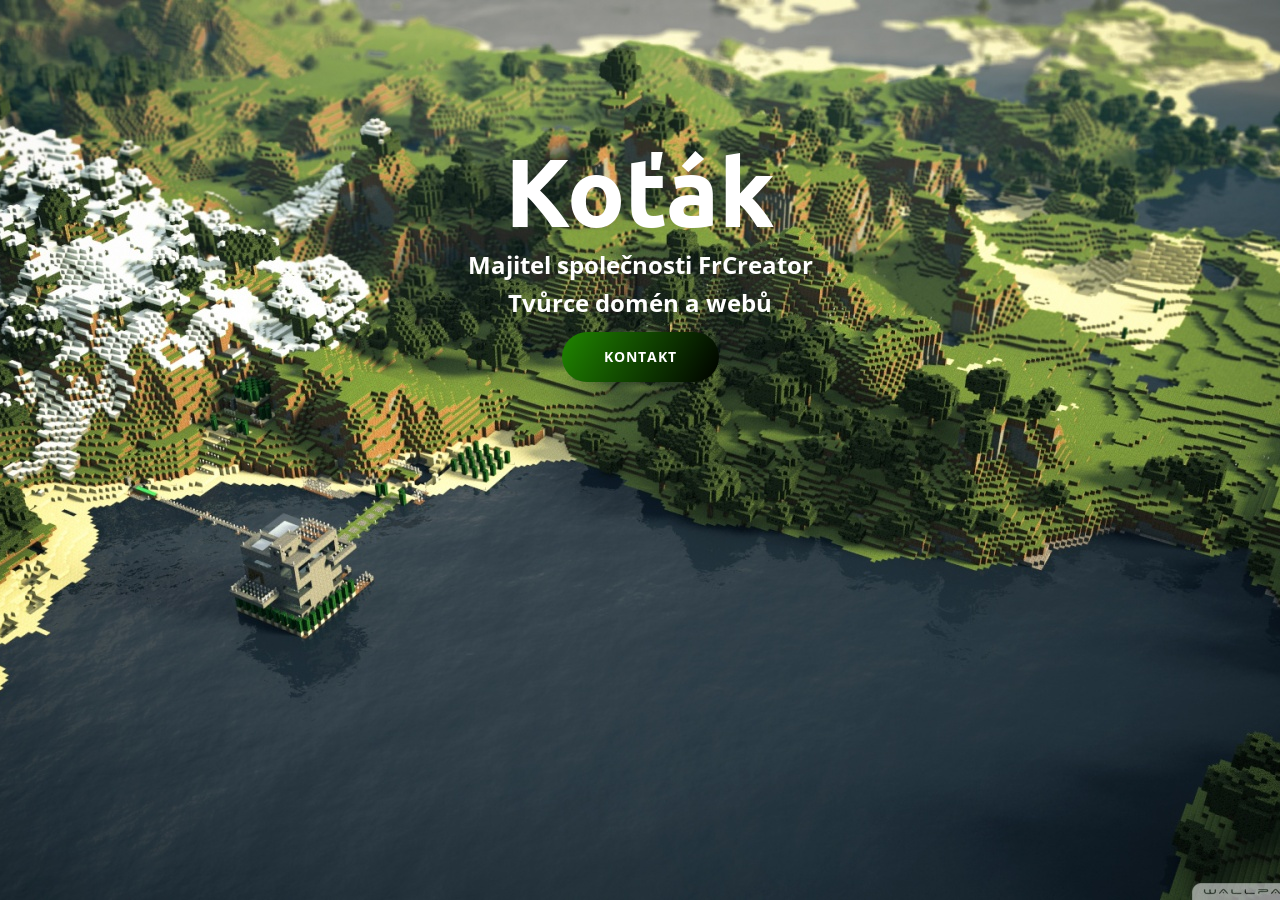
<file: index.html>
<!DOCTYPE html>
<html style="font-size: 16px;" lang="en"><head>
    <meta name="viewport" content="width=device-width, initial-scale=1.0">
    <meta charset="utf-8">
    <meta name="keywords" content="Koťák">
    <meta name="description" content="">
    <title>Home</title>
    <link rel="stylesheet" href="nicepage.css" media="screen">
<link rel="stylesheet" href="index.css" media="screen">
    <script class="u-script" type="text/javascript" src="jquery.js" defer=""></script>
    <script class="u-script" type="text/javascript" src="nicepage.js" defer=""></script>
    <meta name="generator" content="Nicepage 7.9.4, nicepage.com">
    
    
    
    <link id="u-theme-google-font" rel="stylesheet" href="https://fonts.googleapis.com/css?family=Roboto:100,100i,300,300i,400,400i,500,500i,700,700i,900,900i|Open+Sans:300,300i,400,400i,500,500i,600,600i,700,700i,800,800i">
    <link id="u-page-google-font" rel="stylesheet" href="https://fonts.googleapis.com/css?family=Ubuntu:300,300i,400,400i,500,500i,700,700i">
    <script type="application/ld+json">{
		"@context": "http://schema.org",
		"@type": "Organization",
		"name": ""
}</script>
    <meta name="theme-color" content="#478ac9">
    <meta property="og:title" content="Home">
    <meta property="og:type" content="website">
  <meta data-intl-tel-input-cdn-path="intlTelInput/"></head>
  <body data-home-page="Home.html" data-home-page-title="Home" data-path-to-root="./" data-include-products="false" class="u-body u-xl-mode" data-lang="en">
    <section class="u-clearfix u-image u-valign-top-lg u-valign-top-md u-valign-top-sm u-section-1" id="block-1" data-image-width="1600" data-image-height="900">
      <div class="u-align-center u-clearfix u-group-elements u-group-elements-1">
        <h1 class="u-align-center u-custom-font u-font-ubuntu u-text u-text-white u-text-1">Koťák</h1>
        <p class="u-align-center u-text u-text-body-alt-color u-text-2">Majitel společnosti FrCreator </p>
        <p class="u-align-center u-text u-text-body-alt-color u-text-3">Tvůrce domén a webů</p>
      </div>
      <a href="" class="u-border-none u-btn u-btn-round u-button-style u-gradient u-hover-palette-1-light-1 u-none u-radius u-text-body-alt-color u-btn-1">Kontakt </a>
    </section>
  
</body></html>
</file>
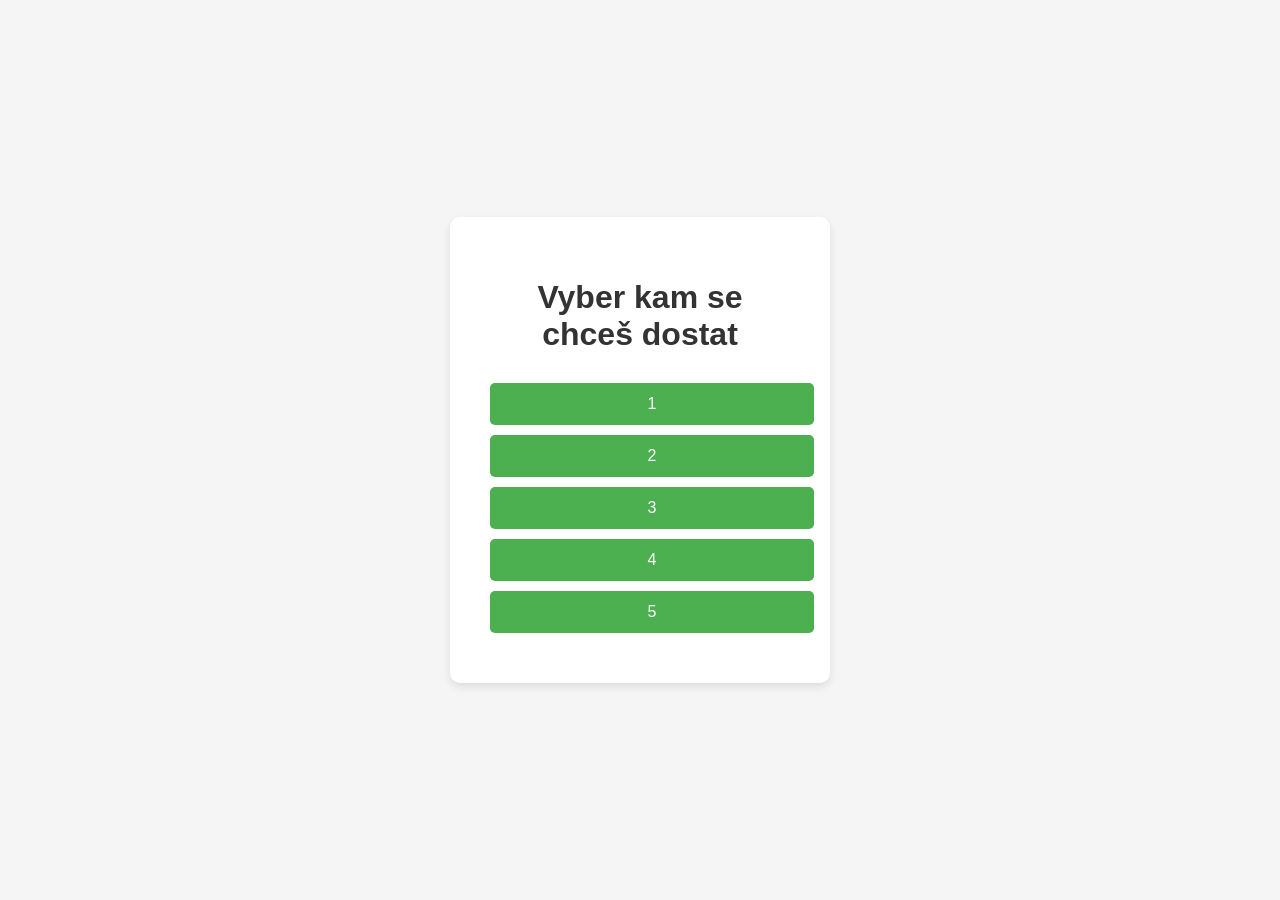
<file: Buttons/index.html>
<!DOCTYPE html>
<html lang="cs">
<head>
    <meta charset="UTF-8">
    <meta name="viewport" content="width=device-width, initial-scale=1.0">
    <title>Koťák</title>
    <style>
        body {
            font-family: Arial, sans-serif;
            background-color: #f5f5f5;
            display: flex;
            flex-direction: column;
            align-items: center;
            justify-content: center;
            height: 100vh;
            margin: 0;
        }
        .container {
            text-align: center;
            background-color: white;
            padding: 40px;
            border-radius: 10px;
            box-shadow: 0 4px 8px rgba(0, 0, 0, 0.1);
            width: 300px;
        }
        h1 {
            color: #333;
            margin-bottom: 30px;
        }
        .button {
            display: block;
            width: 100%;
            padding: 12px;
            margin: 10px 0;
            background-color: #4CAF50;
            color: white;
            border: none;
            border-radius: 5px;
            text-align: center;
            text-decoration: none;
            font-size: 16px;
            cursor: pointer;
            transition: background-color 0.3s;
        }
        .button:hover {
            background-color: #45a049;
        }
        .logout {
            background-color: #f44336;
            margin-top: 20px;
        }
        .logout:hover {
            background-color: #d32f2f;
        }
    </style>
</head>
<body>
    <div class="container">
        <h1>Vyber kam se chceš dostat</h1>
        
        <a href="https://kotak.frcreator.eu/site/1" class="button">1</a>
        <a href="https://kotak.frcreator.eu/site/2" class="button">2</a>
        <a href="https://kotak.frcreator.eu/site/3" class="button">3</a>
        <a href="https://kotak.frcreator.eu/site/4" class="button">4</a>
        <a href="https://kotak.frcreator.eu/site/5" class="button">5</a>
        
    </div>
</body>
</html>
</file>
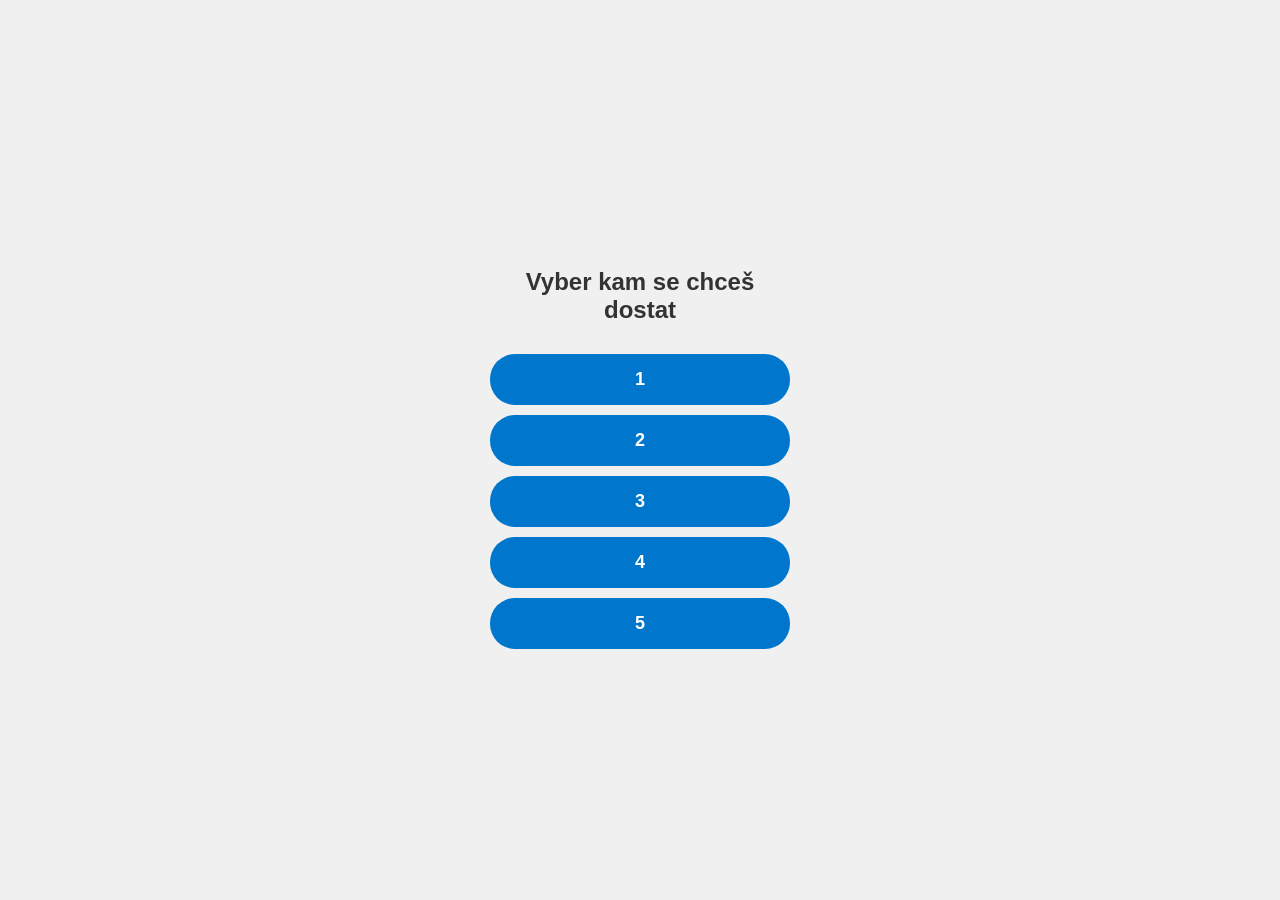
<file: buttons/index.html>
<!DOCTYPE html>
<html lang="cs">
<head>
    <meta charset="UTF-8">
    <meta name="viewport" content="width=device-width, initial-scale=1.0">
    <title>Výběr destinace</title>
    <style>
        body {
            font-family: Arial, sans-serif;
            background-color: #f0f0f0;
            display: flex;
            flex-direction: column;
            align-items: center;
            justify-content: center;
            height: 100vh;
            margin: 0;
            padding: 0;
        }
        .container {
            text-align: center;
            width: 300px;
            padding: 20px;
        }
        h1 {
            color: #333;
            margin-bottom: 30px;
            font-size: 24px;
        }
        .button-container {
            display: flex;
            flex-direction: column;
            gap: 10px;
            width: 100%;
        }
        .button {
            display: block;
            width: 100%;
            padding: 15px 0;
            background-color: #0077cc;
            color: white;
            border: none;
            border-radius: 25px; /* Zakulacení tlačítek */
            text-align: center;
            text-decoration: none;
            font-size: 18px;
            font-weight: bold;
            cursor: pointer;
            transition: background-color 0.3s;
        }
        .button:hover {
            background-color: #005fa3;
        }
    </style>
</head>
<body>
    <div class="container">
        <h1>Vyber kam se chceš dostat</h1>
        
        <div class="button-container">
            <a href="https://kotak.frcreator.eu/site/1" class="button">1</a>
            <a href="https://kotak.frcreator.eu/site/2" class="button">2</a>
            <a href="https://kotak.frcreator.eu/site/3" class="button">3</a>
            <a href="https://kotak.frcreator.eu/site/4" class="button">4</a>
            <a href="https://kotak.frcreator.eu/site/5" class="button">5</a>
        </div>
    </div>
</body>
</html>
</file>
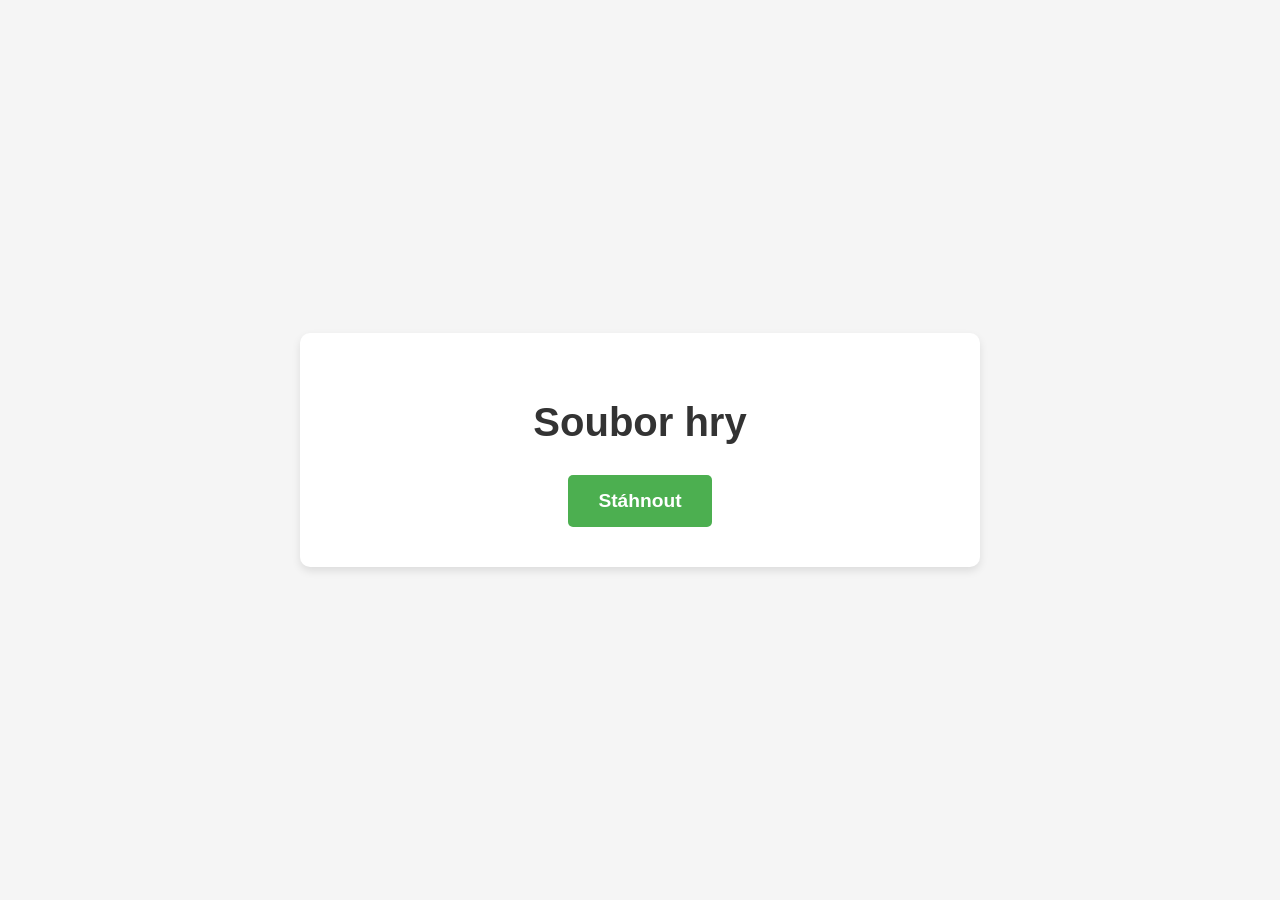
<file: pages/38283hfudendjejdn2jdh2j/index.html>
<!DOCTYPE html>
<html lang="cs">
<head>
    <meta charset="UTF-8">
    <meta name="viewport" content="width=device-width, initial-scale=1.0">
    <title>Koťák - 1</title>
    <style>
        body {
            font-family: Arial, sans-serif;
            background-color: #f5f5f5;
            display: flex;
            flex-direction: column;
            align-items: center;
            justify-content: center;
            height: 100vh;
            margin: 0;
            text-align: center;
        }
        .container {
            background-color: white;
            padding: 40px;
            border-radius: 10px;
            box-shadow: 0 4px 8px rgba(0, 0, 0, 0.1);
            max-width: 600px;
            width: 90%;
        }
        h1 {
            color: #333;
            margin-bottom: 30px;
            font-size: 2.5rem;
        }
        .download-btn {
            display: inline-block;
            padding: 15px 30px;
            background-color: #4CAF50;
            color: white;
            text-decoration: none;
            border-radius: 5px;
            font-size: 1.2rem;
            font-weight: bold;
            transition: all 0.3s ease;
            border: none;
            cursor: pointer;
        }
        .download-btn:hover {
            background-color: #45a049;
            transform: translateY(-2px);
            box-shadow: 0 4px 8px rgba(0, 0, 0, 0.2);
        }
    </style>
</head>
<body>
    <div class="container">
        <h1>Soubor hry</h1>
        <button class="download-btn" onclick="downloadFile()">Stáhnout</button>
    </div>

    <script>
        function downloadFile() {
            // Zde můžete změnit odkaz na váš soubor k stažení
            const fileUrl = 'pages/files/1.20.1 - modded';
            const fileName = '1.20.1 - modded.zip';
            
            // Vytvoření dočasného odkazu pro stahování
            const link = document.createElement('a');
            link.href = fileUrl;
            link.download = fileName;
            document.body.appendChild(link);
            link.click();
            document.body.removeChild(link);
            
            // Můžete přidat upozornění pro uživatele
            alert('Stahování bylo zahájeno!');
        }
    </script>
</body>
</html>
</file>
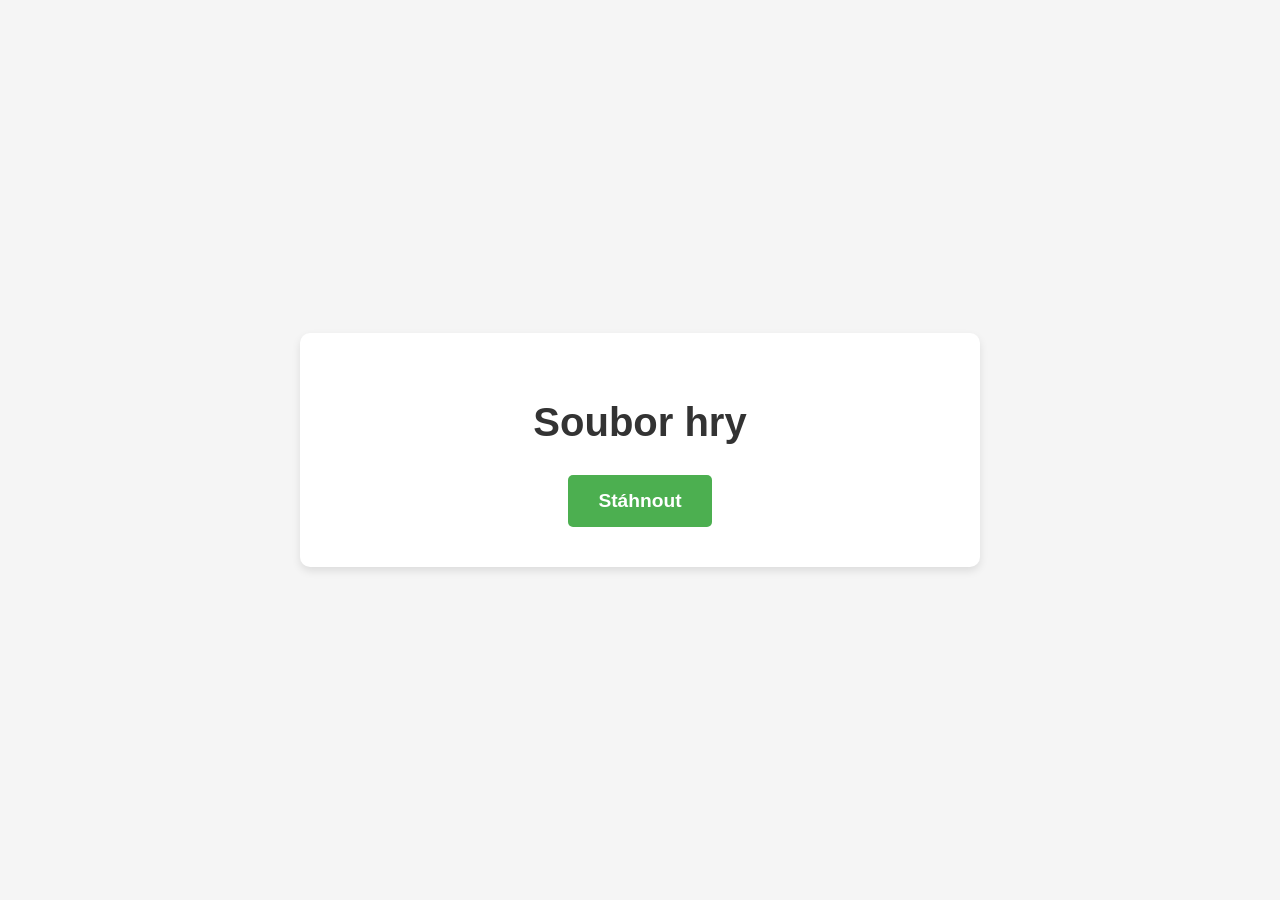
<file: pages/eiejci2jcb2ifj2jdkjwkcjh3g/index.html>
<!DOCTYPE html>
<html lang="cs">
<head>
    <meta charset="UTF-8">
    <meta name="viewport" content="width=device-width, initial-scale=1.0">
    <title>Koťák - 1</title>
    <style>
        body {
            font-family: Arial, sans-serif;
            background-color: #f5f5f5;
            display: flex;
            flex-direction: column;
            align-items: center;
            justify-content: center;
            height: 100vh;
            margin: 0;
            text-align: center;
        }
        .container {
            background-color: white;
            padding: 40px;
            border-radius: 10px;
            box-shadow: 0 4px 8px rgba(0, 0, 0, 0.1);
            max-width: 600px;
            width: 90%;
        }
        h1 {
            color: #333;
            margin-bottom: 30px;
            font-size: 2.5rem;
        }
        .download-btn {
            display: inline-block;
            padding: 15px 30px;
            background-color: #4CAF50;
            color: white;
            text-decoration: none;
            border-radius: 5px;
            font-size: 1.2rem;
            font-weight: bold;
            transition: all 0.3s ease;
            border: none;
            cursor: pointer;
        }
        .download-btn:hover {
            background-color: #45a049;
            transform: translateY(-2px);
            box-shadow: 0 4px 8px rgba(0, 0, 0, 0.2);
        }
    </style>
</head>
<body>
    <div class="container">
        <h1>Soubor hry</h1>
        <button class="download-btn" onclick="downloadFile()">Stáhnout</button>
    </div>

    <script>
        function downloadFile() {
            // Zde můžete změnit odkaz na váš soubor k stažení
            const fileUrl = 'cesta/k/vasemu/souboru.pdf';
            const fileName = 'soubor.pdf';
            
            // Vytvoření dočasného odkazu pro stahování
            const link = document.createElement('a');
            link.href = fileUrl;
            link.download = fileName;
            document.body.appendChild(link);
            link.click();
            document.body.removeChild(link);
            
            // Můžete přidat upozornění pro uživatele
            alert('Stahování bylo zahájeno!');
        }
    </script>
</body>
</html>
</file>
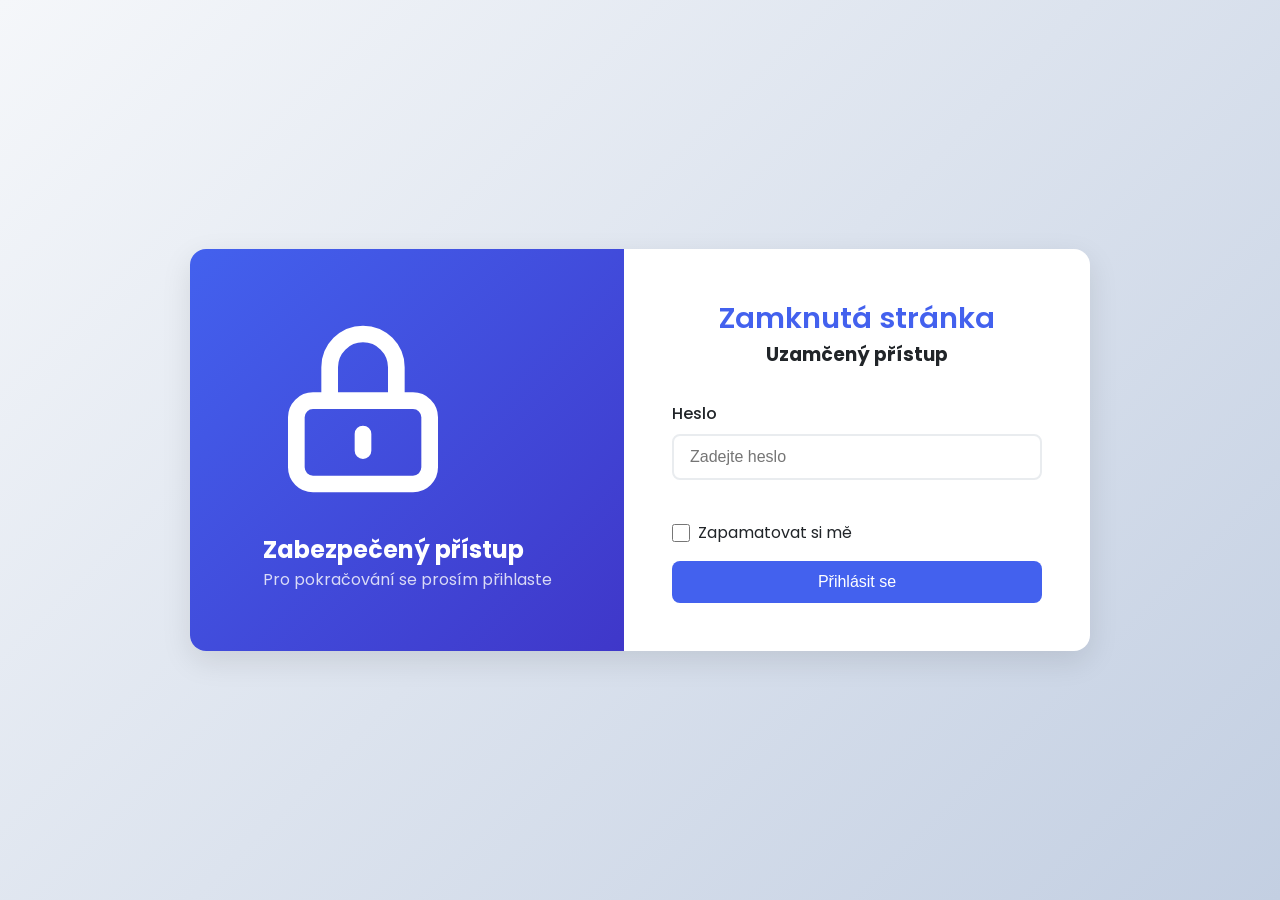
<file: site/1/index.html>
<!DOCTYPE html>
<html lang="cs">
<head>
    <meta charset="UTF-8">
    <meta name="viewport" content="width=device-width, initial-scale=1.0">
    <title>Koťák</title>
    <link href="https://fonts.googleapis.com/css2?family=Poppins:wght@300;400;500;600&display=swap" rel="stylesheet">
    <style>
        :root {
            --primary-color: #4361ee;
            --secondary-color: #3f37c9;
            --accent-color: #4cc9f0;
            --error-color: #f72585;
            --light-color: #f8f9fa;
            --dark-color: #212529;
            --success-color: #4ad66d;
        }
        
        * {
            margin: 0;
            padding: 0;
            box-sizing: border-box;
        }
        
        body {
            font-family: 'Poppins', sans-serif;
            background: linear-gradient(135deg, #f5f7fa 0%, #c3cfe2 100%);
            min-height: 100vh;
            display: flex;
            justify-content: center;
            align-items: center;
            color: var(--dark-color);
        }
        
        .container {
            width: 100%;
            max-width: 1200px;
            padding: 2rem;
        }
        
        /* Přihlašovací formulář */
        .auth-box {
            background: white;
            border-radius: 16px;
            box-shadow: 0 10px 30px rgba(0, 0, 0, 0.1);
            overflow: hidden;
            display: flex;
            max-width: 900px;
            margin: 0 auto;
            transition: all 0.3s ease;
        }
        
        .auth-image {
            flex: 1;
            background: linear-gradient(135deg, var(--primary-color), var(--secondary-color));
            display: flex;
            align-items: center;
            justify-content: center;
            padding: 2rem;
            color: white;
        }
        
        .auth-image img {
            max-width: 100%;
            height: auto;
        }
        
        .auth-content {
            flex: 1;
            padding: 3rem;
        }
        
        .auth-form {
            display: flex;
            flex-direction: column;
        }
        
        .logo {
            text-align: center;
            margin-bottom: 2rem;
        }
        
        .logo h1 {
            color: var(--primary-color);
            font-weight: 600;
            font-size: 1.8rem;
        }
        
        .form-group {
            margin-bottom: 1.5rem;
            position: relative;
        }
        
        .form-group label {
            display: block;
            margin-bottom: 0.5rem;
            font-weight: 500;
            color: var(--dark-color);
        }
        
        .form-control {
            width: 100%;
            padding: 12px 16px;
            border: 2px solid #e9ecef;
            border-radius: 8px;
            font-size: 1rem;
            transition: all 0.3s;
        }
        
        .form-control:focus {
            border-color: var(--primary-color);
            outline: none;
            box-shadow: 0 0 0 3px rgba(67, 97, 238, 0.2);
        }
        
        .btn {
            display: inline-block;
            background: var(--primary-color);
            color: white;
            border: none;
            padding: 12px 24px;
            border-radius: 8px;
            font-size: 1rem;
            font-weight: 500;
            cursor: pointer;
            transition: all 0.3s;
            text-align: center;
        }
        
        .btn:hover {
            background: var(--secondary-color);
            transform: translateY(-2px);
        }
        
        .btn-block {
            display: block;
            width: 100%;
        }
        
        .error-msg {
            color: var(--error-color);
            font-size: 0.9rem;
            margin-top: 0.5rem;
            display: none;
        }
        
        /* Checkbox pro zapamatování hesla */
        .remember-me {
            display: flex;
            align-items: center;
            margin: 1rem 0;
        }
        
        .remember-me input {
            margin-right: 0.5rem;
            width: 18px;
            height: 18px;
        }
        
        /* Zabezpečený obsah */
        .secured-content {
            display: none;
            text-align: center;
            animation: fadeIn 0.5s ease;
        }
        
        .secured-content h1 {
            color: var(--primary-color);
            font-size: 2.5rem;
            margin-bottom: 1rem;
        }
        
        .secured-content p {
            font-size: 1.1rem;
            line-height: 1.6;
            margin-bottom: 2rem;
            max-width: 600px;
            margin-left: auto;
            margin-right: auto;
        }
        
        .features {
            display: flex;
            justify-content: center;
            flex-wrap: wrap;
            gap: 1.5rem;
            margin: 3rem 0;
        }
        
        .feature-card {
            background: white;
            border-radius: 12px;
            padding: 2rem;
            width: 250px;
            box-shadow: 0 5px 15px rgba(0, 0, 0, 0.05);
            transition: all 0.3s;
        }
        
        .feature-card:hover {
            transform: translateY(-5px);
            box-shadow: 0 10px 25px rgba(0, 0, 0, 0.1);
        }
        
        .feature-icon {
            font-size: 2.5rem;
            color: var(--primary-color);
            margin-bottom: 1rem;
        }
        
        /* Nové tlačítko s gradientem */
        .launch-btn {
            display: inline-block;
            background: linear-gradient(135deg, var(--primary-color), var(--secondary-color));
            color: white;
            border: none;
            padding: 10px 20px;
            border-radius: 8px;
            font-size: 0.9rem;
            font-weight: 500;
            cursor: pointer;
            transition: all 0.3s;
            margin-top: 10px;
            text-align: center;
            box-shadow: 0 4px 6px rgba(0, 0, 0, 0.1);
            width: 100%;
            text-decoration: none;
        }
        
        .launch-btn:hover {
            transform: translateY(-2px);
            box-shadow: 0 6px 10px rgba(0, 0, 0, 0.15);
            background: linear-gradient(135deg, var(--secondary-color), var(--primary-color));
        }
        
        .logout-btn {
            background: var(--light-color);
            color: var(--error-color);
            border: 2px solid var(--error-color);
            margin-top: 2rem;
        }
        
        .logout-btn:hover {
            background: var(--error-color);
            color: white;
        }
        
        /* Animace */
        @keyframes fadeIn {
            from { opacity: 0; transform: translateY(20px); }
            to { opacity: 1; transform: translateY(0); }
        }
        
        /* Responzivita */
        @media (max-width: 768px) {
            .auth-box {
                flex-direction: column;
            }
            
            .auth-image {
                display: none;
            }
            
            .auth-content {
                padding: 2rem;
            }
        }
    </style>
</head>
<body>
    <div class="container">
        <!-- Přihlašovací sekce -->
        <div id="loginSection" class="auth-box">
            <div class="auth-image">
                <div>
                    <svg width="200" height="200" viewBox="0 0 24 24" fill="none" xmlns="http://www.w3.org/2000/svg">
                        <path d="M12 15V17M6 21H18C19.1046 21 20 20.1046 20 19V13C20 11.8954 19.1046 11 18 11H6C4.89543 11 4 11.8954 4 13V19C4 20.1046 4.89543 21 6 21ZM16 11V7C16 4.79086 14.2091 3 12 3C9.79086 3 8 4.79086 8 7V11H16Z" stroke="currentColor" stroke-width="2" stroke-linecap="round" stroke-linejoin="round"/>
                    </svg>
                    <h2 style="margin-top: 1rem;">Zabezpečený přístup</h2>
                    <p style="opacity: 0.8;">Pro pokračování se prosím přihlaste</p>
                </div>
            </div>
            <div class="auth-content">
                <div class="logo">
                    <h1>Zamknutá stránka</h1>
                    <h3>Uzamčený přístup</h3>
                </div>
                <form class="auth-form" id="loginForm">
                    <div class="form-group">
                        <label for="passwordInput">Heslo</label>
                        <input type="password" id="passwordInput" class="form-control" placeholder="Zadejte heslo" required>
                        <div class="error-msg" id="errorMsg">Nesprávné heslo. Zkuste to znovu.</div>
                    </div>
                    <div class="remember-me">
                        <input type="checkbox" id="rememberMe">
                        <label for="rememberMe">Zapamatovat si mě</label>
                    </div>
                    <button type="submit" id="loginBtn" class="btn btn-block">Přihlásit se</button>
                </form>
            </div>
        </div>
        
        <!-- Zabezpečený obsah -->
        <div id="securedContent" class="secured-content">
            <h1>Úspěšně přihlášen</h1>
            
            <div class="features">
                <div class="feature-card">
                    <div class="feature-icon">
                        <svg width="40" height="40" viewBox="0 0 24 24" fill="none" xmlns="http://www.w3.org/2000/svg">
                            <path d="M9 12L11 14L15 10M21 12C21 16.9706 16.9706 21 12 21C7.02944 21 3 16.9706 3 12C3 7.02944 7.02944 3 12 3C16.9706 3 21 7.02944 21 12Z" stroke="currentColor" stroke-width="2" stroke-linecap="round" stroke-linejoin="round"/>
                        </svg>
                    </div>
                    <h3>Spustit</h3>
                    <a href="https://kotak.frcreator.eu/pages/38283hfudendjejdn2jdh2j/index.html" class="launch-btn" target="_blank">Pokračovat</a>
                </div>
            </div>
            
            <button id="logoutBtn" class="btn logout-btn">Odhlásit se</button>
        </div>
    </div>

    <script>
        // Správné heslo (můžete změnit)
        const CORRECT_PASSWORD = "4376";
        // Klíče pro ukládání
        const REMEMBER_ME_KEY = "rememberMeEnabled";
        const SAVED_PASSWORD_KEY = "savedPassword";
        
        // Prvky DOM
        const loginSection = document.getElementById("loginSection");
        const securedContent = document.getElementById("securedContent");
        const passwordInput = document.getElementById("passwordInput");
        const loginBtn = document.getElementById("loginBtn");
        const logoutBtn = document.getElementById("logoutBtn");
        const errorMsg = document.getElementById("errorMsg");
        const loginForm = document.getElementById("loginForm");
        const rememberMeCheckbox = document.getElementById("rememberMe");
        
        // Načtení uloženého stavu při načtení stránky
        document.addEventListener("DOMContentLoaded", () => {
            const rememberMe = localStorage.getItem(REMEMBER_ME_KEY) === "true";
            const savedPassword = rememberMe ? localStorage.getItem(SAVED_PASSWORD_KEY) : null;
            
            if (rememberMe) {
                rememberMeCheckbox.checked = true;
                
                if (savedPassword && savedPassword === CORRECT_PASSWORD) {
                    // Automatické přihlášení pokud je heslo uloženo a správné
                    passwordInput.value = savedPassword;
                    login();
                }
            }
        });
        
        // Přihlašovací funkce
        function login() {
            const enteredPassword = passwordInput.value.trim();
            
            if (enteredPassword === CORRECT_PASSWORD) {
                // Uložení hesla pokud je zaškrtnuto "Zapamatovat si mě"
                if (rememberMeCheckbox.checked) {
                    localStorage.setItem(REMEMBER_ME_KEY, "true");
                    localStorage.setItem(SAVED_PASSWORD_KEY, enteredPassword);
                } else {
                    // Pokud není zaškrtnuto, vymažeme uložená data
                    localStorage.removeItem(REMEMBER_ME_KEY);
                    localStorage.removeItem(SAVED_PASSWORD_KEY);
                }
                
                showSecuredContent();
            } else {
                errorMsg.style.display = "block";
                passwordInput.style.borderColor = "var(--error-color)";
                passwordInput.focus();
            }
        }
        
        // Přihlašovací tlačítko
        loginForm.addEventListener("submit", (e) => {
            e.preventDefault();
            login();
        });
        
        // Reset chybové zprávy při novém zadávání
        passwordInput.addEventListener("input", () => {
            errorMsg.style.display = "none";
            passwordInput.style.borderColor = "#e9ecef";
        });
        
        // Odhlašovací tlačítko
        logoutBtn.addEventListener("click", () => {
            // Pokud není zaškrtnuto "Zapamatovat si mě", vymažeme heslo
            if (!rememberMeCheckbox.checked) {
                localStorage.removeItem(SAVED_PASSWORD_KEY);
            }
            
            showLoginForm();
            passwordInput.value = "";
            errorMsg.style.display = "none";
            passwordInput.style.borderColor = "#e9ecef";
        });
        
        // Funkce pro zobrazení zabezpečeného obsahu
        function showSecuredContent() {
            loginSection.style.display = "none";
            securedContent.style.display = "block";
        }
        
        // Funkce pro zobrazení přihlašovacího formuláře
        function showLoginForm() {
            loginSection.style.display = "flex";
            securedContent.style.display = "none";
        }
    </script>
</body>
</html>
</file>
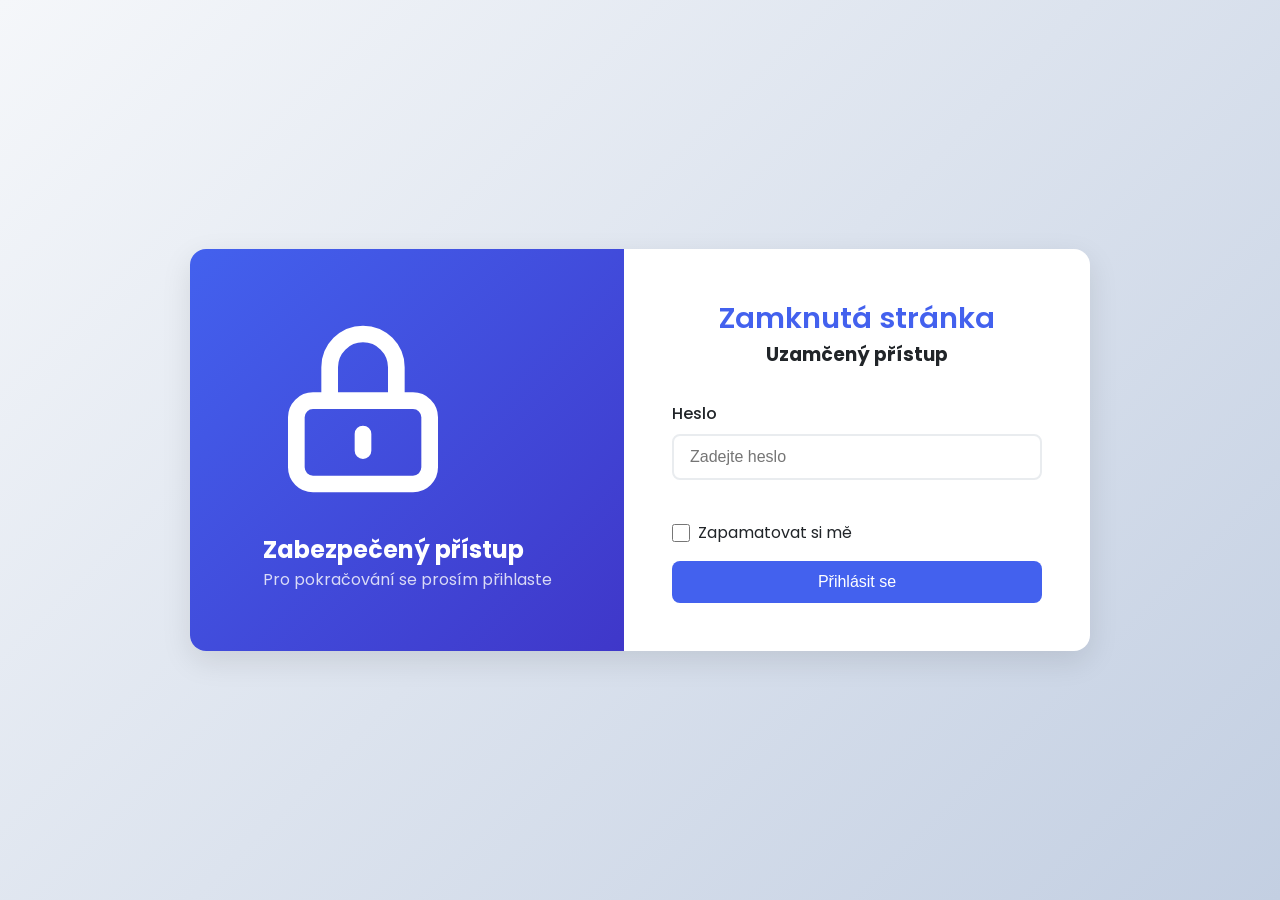
<file: site/2/index.html>
<!DOCTYPE html>
<html lang="cs">
<head>
    <meta charset="UTF-8">
    <meta name="viewport" content="width=device-width, initial-scale=1.0">
    <title>Koťák</title>
    <link href="https://fonts.googleapis.com/css2?family=Poppins:wght@300;400;500;600&display=swap" rel="stylesheet">
    <style>
        :root {
            --primary-color: #4361ee;
            --secondary-color: #3f37c9;
            --accent-color: #4cc9f0;
            --error-color: #f72585;
            --light-color: #f8f9fa;
            --dark-color: #212529;
            --success-color: #4ad66d;
        }
        
        * {
            margin: 0;
            padding: 0;
            box-sizing: border-box;
        }
        
        body {
            font-family: 'Poppins', sans-serif;
            background: linear-gradient(135deg, #f5f7fa 0%, #c3cfe2 100%);
            min-height: 100vh;
            display: flex;
            justify-content: center;
            align-items: center;
            color: var(--dark-color);
        }
        
        .container {
            width: 100%;
            max-width: 1200px;
            padding: 2rem;
        }
        
        /* Přihlašovací formulář */
        .auth-box {
            background: white;
            border-radius: 16px;
            box-shadow: 0 10px 30px rgba(0, 0, 0, 0.1);
            overflow: hidden;
            display: flex;
            max-width: 900px;
            margin: 0 auto;
            transition: all 0.3s ease;
        }
        
        .auth-image {
            flex: 1;
            background: linear-gradient(135deg, var(--primary-color), var(--secondary-color));
            display: flex;
            align-items: center;
            justify-content: center;
            padding: 2rem;
            color: white;
        }
        
        .auth-image img {
            max-width: 100%;
            height: auto;
        }
        
        .auth-content {
            flex: 1;
            padding: 3rem;
        }
        
        .auth-form {
            display: flex;
            flex-direction: column;
        }
        
        .logo {
            text-align: center;
            margin-bottom: 2rem;
        }
        
        .logo h1 {
            color: var(--primary-color);
            font-weight: 600;
            font-size: 1.8rem;
        }
        
        .form-group {
            margin-bottom: 1.5rem;
            position: relative;
        }
        
        .form-group label {
            display: block;
            margin-bottom: 0.5rem;
            font-weight: 500;
            color: var(--dark-color);
        }
        
        .form-control {
            width: 100%;
            padding: 12px 16px;
            border: 2px solid #e9ecef;
            border-radius: 8px;
            font-size: 1rem;
            transition: all 0.3s;
        }
        
        .form-control:focus {
            border-color: var(--primary-color);
            outline: none;
            box-shadow: 0 0 0 3px rgba(67, 97, 238, 0.2);
        }
        
        .btn {
            display: inline-block;
            background: var(--primary-color);
            color: white;
            border: none;
            padding: 12px 24px;
            border-radius: 8px;
            font-size: 1rem;
            font-weight: 500;
            cursor: pointer;
            transition: all 0.3s;
            text-align: center;
        }
        
        .btn:hover {
            background: var(--secondary-color);
            transform: translateY(-2px);
        }
        
        .btn-block {
            display: block;
            width: 100%;
        }
        
        .error-msg {
            color: var(--error-color);
            font-size: 0.9rem;
            margin-top: 0.5rem;
            display: none;
        }
        
        /* Checkbox pro zapamatování hesla */
        .remember-me {
            display: flex;
            align-items: center;
            margin: 1rem 0;
        }
        
        .remember-me input {
            margin-right: 0.5rem;
            width: 18px;
            height: 18px;
        }
        
        /* Zabezpečený obsah */
        .secured-content {
            display: none;
            text-align: center;
            animation: fadeIn 0.5s ease;
        }
        
        .secured-content h1 {
            color: var(--primary-color);
            font-size: 2.5rem;
            margin-bottom: 1rem;
        }
        
        .secured-content p {
            font-size: 1.1rem;
            line-height: 1.6;
            margin-bottom: 2rem;
            max-width: 600px;
            margin-left: auto;
            margin-right: auto;
        }
        
        .features {
            display: flex;
            justify-content: center;
            flex-wrap: wrap;
            gap: 1.5rem;
            margin: 3rem 0;
        }
        
        .feature-card {
            background: white;
            border-radius: 12px;
            padding: 2rem;
            width: 250px;
            box-shadow: 0 5px 15px rgba(0, 0, 0, 0.05);
            transition: all 0.3s;
        }
        
        .feature-card:hover {
            transform: translateY(-5px);
            box-shadow: 0 10px 25px rgba(0, 0, 0, 0.1);
        }
        
        .feature-icon {
            font-size: 2.5rem;
            color: var(--primary-color);
            margin-bottom: 1rem;
        }
        
        /* Nové tlačítko s gradientem */
        .launch-btn {
            display: inline-block;
            background: linear-gradient(135deg, var(--primary-color), var(--secondary-color));
            color: white;
            border: none;
            padding: 10px 20px;
            border-radius: 8px;
            font-size: 0.9rem;
            font-weight: 500;
            cursor: pointer;
            transition: all 0.3s;
            margin-top: 10px;
            text-align: center;
            box-shadow: 0 4px 6px rgba(0, 0, 0, 0.1);
            width: 100%;
            text-decoration: none;
        }
        
        .launch-btn:hover {
            transform: translateY(-2px);
            box-shadow: 0 6px 10px rgba(0, 0, 0, 0.15);
            background: linear-gradient(135deg, var(--secondary-color), var(--primary-color));
        }
        
        .logout-btn {
            background: var(--light-color);
            color: var(--error-color);
            border: 2px solid var(--error-color);
            margin-top: 2rem;
        }
        
        .logout-btn:hover {
            background: var(--error-color);
            color: white;
        }
        
        /* Animace */
        @keyframes fadeIn {
            from { opacity: 0; transform: translateY(20px); }
            to { opacity: 1; transform: translateY(0); }
        }
        
        /* Responzivita */
        @media (max-width: 768px) {
            .auth-box {
                flex-direction: column;
            }
            
            .auth-image {
                display: none;
            }
            
            .auth-content {
                padding: 2rem;
            }
        }
    </style>
</head>
<body>
    <div class="container">
        <!-- Přihlašovací sekce -->
        <div id="loginSection" class="auth-box">
            <div class="auth-image">
                <div>
                    <svg width="200" height="200" viewBox="0 0 24 24" fill="none" xmlns="http://www.w3.org/2000/svg">
                        <path d="M12 15V17M6 21H18C19.1046 21 20 20.1046 20 19V13C20 11.8954 19.1046 11 18 11H6C4.89543 11 4 11.8954 4 13V19C4 20.1046 4.89543 21 6 21ZM16 11V7C16 4.79086 14.2091 3 12 3C9.79086 3 8 4.79086 8 7V11H16Z" stroke="currentColor" stroke-width="2" stroke-linecap="round" stroke-linejoin="round"/>
                    </svg>
                    <h2 style="margin-top: 1rem;">Zabezpečený přístup</h2>
                    <p style="opacity: 0.8;">Pro pokračování se prosím přihlaste</p>
                </div>
            </div>
            <div class="auth-content">
                <div class="logo">
                    <h1>Zamknutá stránka</h1>
                    <h3>Uzamčený přístup</h3>
                </div>
                <form class="auth-form" id="loginForm">
                    <div class="form-group">
                        <label for="passwordInput">Heslo</label>
                        <input type="password" id="passwordInput" class="form-control" placeholder="Zadejte heslo" required>
                        <div class="error-msg" id="errorMsg">Nesprávné heslo. Zkuste to znovu.</div>
                    </div>
                    <div class="remember-me">
                        <input type="checkbox" id="rememberMe">
                        <label for="rememberMe">Zapamatovat si mě</label>
                    </div>
                    <button type="submit" id="loginBtn" class="btn btn-block">Přihlásit se</button>
                </form>
            </div>
        </div>
        
        <!-- Zabezpečený obsah -->
        <div id="securedContent" class="secured-content">
            <h1>Úspěšně přihlášen</h1>
            
            <div class="features">
                <div class="feature-card">
                    <div class="feature-icon">
                        <svg width="40" height="40" viewBox="0 0 24 24" fill="none" xmlns="http://www.w3.org/2000/svg">
                            <path d="M9 12L11 14L15 10M21 12C21 16.9706 16.9706 21 12 21C7.02944 21 3 16.9706 3 12C3 7.02944 7.02944 3 12 3C16.9706 3 21 7.02944 21 12Z" stroke="currentColor" stroke-width="2" stroke-linecap="round" stroke-linejoin="round"/>
                        </svg>
                    </div>
                    <h3>Spustit</h3>
                    <a href="https://kotak.frcreator.eu/pages/eiejci2jcb2ifj2jdkjwkcjh3g/index.html" class="launch-btn" target="_blank">Pokračovat</a>
                </div>
            </div>
            
            <button id="logoutBtn" class="btn logout-btn">Odhlásit se</button>
        </div>
    </div>

    <script>
        // Správné heslo (můžete změnit)
        const CORRECT_PASSWORD = "5298";
        // Klíče pro ukládání
        const REMEMBER_ME_KEY = "rememberMeEnabled";
        const SAVED_PASSWORD_KEY = "savedPassword";
        
        // Prvky DOM
        const loginSection = document.getElementById("loginSection");
        const securedContent = document.getElementById("securedContent");
        const passwordInput = document.getElementById("passwordInput");
        const loginBtn = document.getElementById("loginBtn");
        const logoutBtn = document.getElementById("logoutBtn");
        const errorMsg = document.getElementById("errorMsg");
        const loginForm = document.getElementById("loginForm");
        const rememberMeCheckbox = document.getElementById("rememberMe");
        
        // Načtení uloženého stavu při načtení stránky
        document.addEventListener("DOMContentLoaded", () => {
            const rememberMe = localStorage.getItem(REMEMBER_ME_KEY) === "true";
            const savedPassword = rememberMe ? localStorage.getItem(SAVED_PASSWORD_KEY) : null;
            
            if (rememberMe) {
                rememberMeCheckbox.checked = true;
                
                if (savedPassword && savedPassword === CORRECT_PASSWORD) {
                    // Automatické přihlášení pokud je heslo uloženo a správné
                    passwordInput.value = savedPassword;
                    login();
                }
            }
        });
        
        // Přihlašovací funkce
        function login() {
            const enteredPassword = passwordInput.value.trim();
            
            if (enteredPassword === CORRECT_PASSWORD) {
                // Uložení hesla pokud je zaškrtnuto "Zapamatovat si mě"
                if (rememberMeCheckbox.checked) {
                    localStorage.setItem(REMEMBER_ME_KEY, "true");
                    localStorage.setItem(SAVED_PASSWORD_KEY, enteredPassword);
                } else {
                    // Pokud není zaškrtnuto, vymažeme uložená data
                    localStorage.removeItem(REMEMBER_ME_KEY);
                    localStorage.removeItem(SAVED_PASSWORD_KEY);
                }
                
                showSecuredContent();
            } else {
                errorMsg.style.display = "block";
                passwordInput.style.borderColor = "var(--error-color)";
                passwordInput.focus();
            }
        }
        
        // Přihlašovací tlačítko
        loginForm.addEventListener("submit", (e) => {
            e.preventDefault();
            login();
        });
        
        // Reset chybové zprávy při novém zadávání
        passwordInput.addEventListener("input", () => {
            errorMsg.style.display = "none";
            passwordInput.style.borderColor = "#e9ecef";
        });
        
        // Odhlašovací tlačítko
        logoutBtn.addEventListener("click", () => {
            // Pokud není zaškrtnuto "Zapamatovat si mě", vymažeme heslo
            if (!rememberMeCheckbox.checked) {
                localStorage.removeItem(SAVED_PASSWORD_KEY);
            }
            
            showLoginForm();
            passwordInput.value = "";
            errorMsg.style.display = "none";
            passwordInput.style.borderColor = "#e9ecef";
        });
        
        // Funkce pro zobrazení zabezpečeného obsahu
        function showSecuredContent() {
            loginSection.style.display = "none";
            securedContent.style.display = "block";
        }
        
        // Funkce pro zobrazení přihlašovacího formuláře
        function showLoginForm() {
            loginSection.style.display = "flex";
            securedContent.style.display = "none";
        }
    </script>
</body>
</html>
</file>
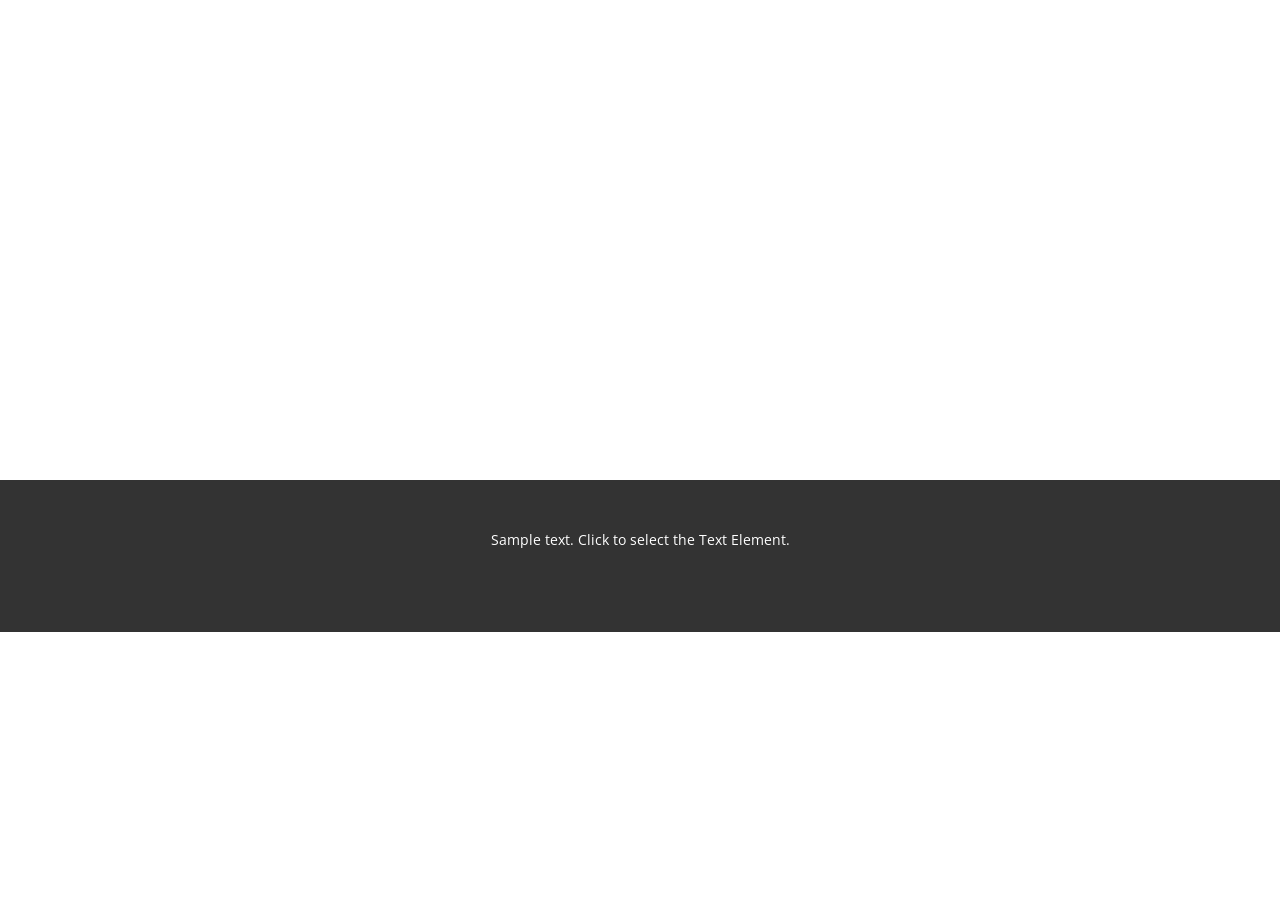
<file: About.html>
<!DOCTYPE html>
<html style="font-size: 16px;" lang="en"><head>
    <meta name="viewport" content="width=device-width, initial-scale=1.0">
    <meta charset="utf-8">
    <meta name="keywords" content="">
    <meta name="description" content="">
    <title>About</title>
    <link rel="stylesheet" href="nicepage.css" media="screen">
<link rel="stylesheet" href="About.css" media="screen">
    <script class="u-script" type="text/javascript" src="jquery.js" defer=""></script>
    <script class="u-script" type="text/javascript" src="nicepage.js" defer=""></script>
    <meta name="generator" content="Nicepage 7.9.4, nicepage.com">
    
    
    
    <link id="u-theme-google-font" rel="stylesheet" href="https://fonts.googleapis.com/css?family=Roboto:100,100i,300,300i,400,400i,500,500i,700,700i,900,900i|Open+Sans:300,300i,400,400i,500,500i,600,600i,700,700i,800,800i">
    <script type="application/ld+json">{
		"@context": "http://schema.org",
		"@type": "Organization",
		"name": ""
}</script>
    <meta name="theme-color" content="#478ac9">
    <meta property="og:title" content="About">
    <meta property="og:type" content="website">
  <meta data-intl-tel-input-cdn-path="intlTelInput/"></head>
  <body data-path-to-root="./" data-include-products="false" class="u-body u-xl-mode" data-lang="en"><header class="u-clearfix u-header u-header" id="header"><div class="u-clearfix u-sheet u-valign-middle-lg u-valign-middle-md u-valign-middle-sm u-valign-middle-xs u-sheet-1"></div></header>
    <section class="u-clearfix u-section-1" id="block-1">
      <div class="u-clearfix u-sheet u-sheet-1"></div>
    </section>
    
    
    
    <footer class="u-align-center u-clearfix u-container-align-center u-footer u-grey-80 u-footer" id="footer"><div class="u-clearfix u-sheet u-sheet-1">
        <p class="u-small-text u-text u-text-variant u-text-1">Sample text. Click to select the Text Element.</p>
      </div></footer>
    <section class="u-backlink u-clearfix u-grey-80"></section>
  
</body></html>
</file>
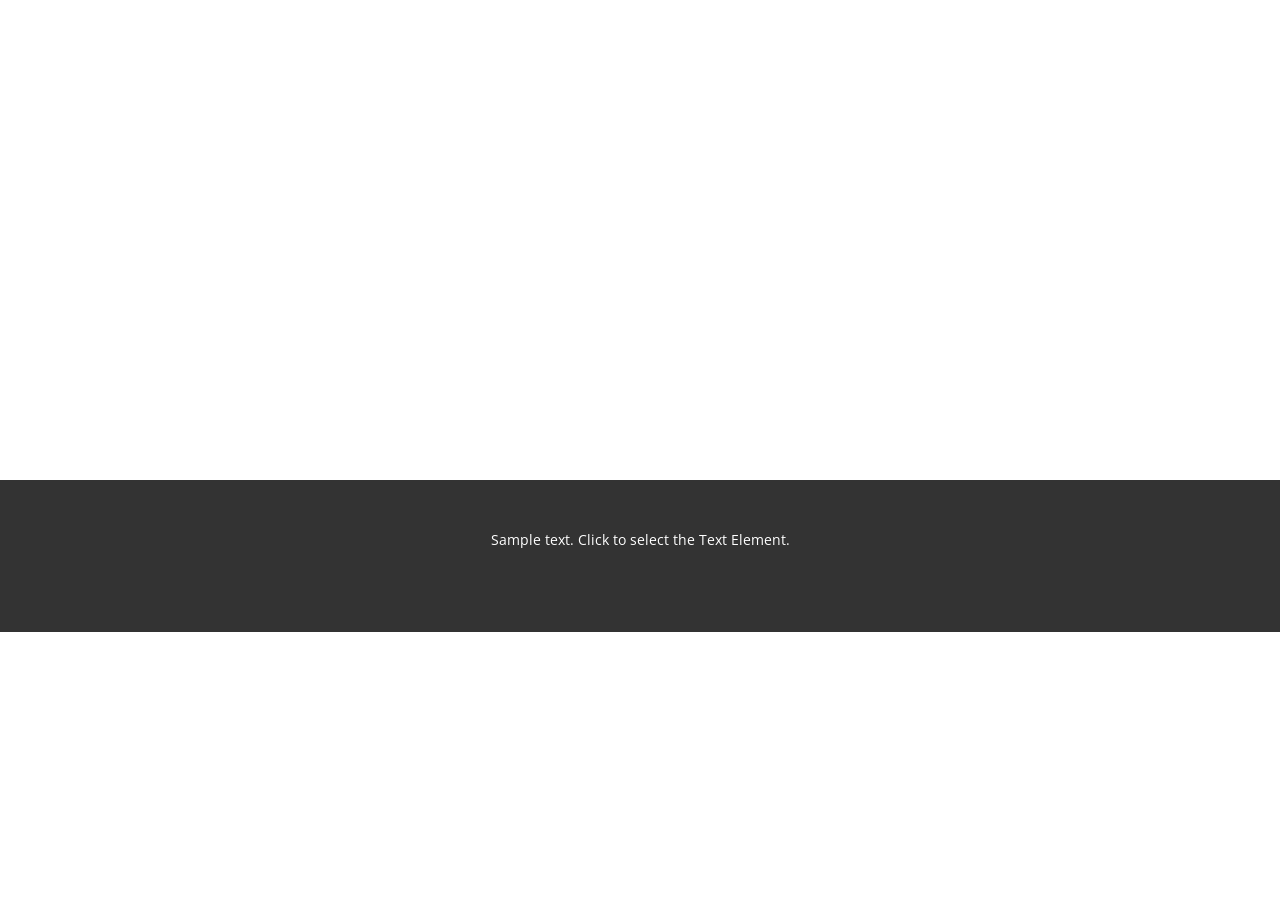
<file: Contact.html>
<!DOCTYPE html>
<html style="font-size: 16px;" lang="en"><head>
    <meta name="viewport" content="width=device-width, initial-scale=1.0">
    <meta charset="utf-8">
    <meta name="keywords" content="">
    <meta name="description" content="">
    <title>Contact</title>
    <link rel="stylesheet" href="nicepage.css" media="screen">
<link rel="stylesheet" href="Contact.css" media="screen">
    <script class="u-script" type="text/javascript" src="jquery.js" defer=""></script>
    <script class="u-script" type="text/javascript" src="nicepage.js" defer=""></script>
    <meta name="generator" content="Nicepage 7.9.4, nicepage.com">
    
    
    
    <link id="u-theme-google-font" rel="stylesheet" href="https://fonts.googleapis.com/css?family=Roboto:100,100i,300,300i,400,400i,500,500i,700,700i,900,900i|Open+Sans:300,300i,400,400i,500,500i,600,600i,700,700i,800,800i">
    <script type="application/ld+json">{
		"@context": "http://schema.org",
		"@type": "Organization",
		"name": ""
}</script>
    <meta name="theme-color" content="#478ac9">
    <meta property="og:title" content="Contact">
    <meta property="og:type" content="website">
  <meta data-intl-tel-input-cdn-path="intlTelInput/"></head>
  <body data-path-to-root="./" data-include-products="false" class="u-body u-xl-mode" data-lang="en"><header class="u-clearfix u-header u-header" id="header"><div class="u-clearfix u-sheet u-valign-middle-lg u-valign-middle-md u-valign-middle-sm u-valign-middle-xs u-sheet-1"></div></header>
    <section class="u-clearfix u-section-1" id="block-1">
      <div class="u-clearfix u-sheet u-sheet-1"></div>
    </section>
    
    
    
    <footer class="u-align-center u-clearfix u-container-align-center u-footer u-grey-80 u-footer" id="footer"><div class="u-clearfix u-sheet u-sheet-1">
        <p class="u-small-text u-text u-text-variant u-text-1">Sample text. Click to select the Text Element.</p>
      </div></footer>
    <section class="u-backlink u-clearfix u-grey-80"></section>
  
</body></html>
</file>
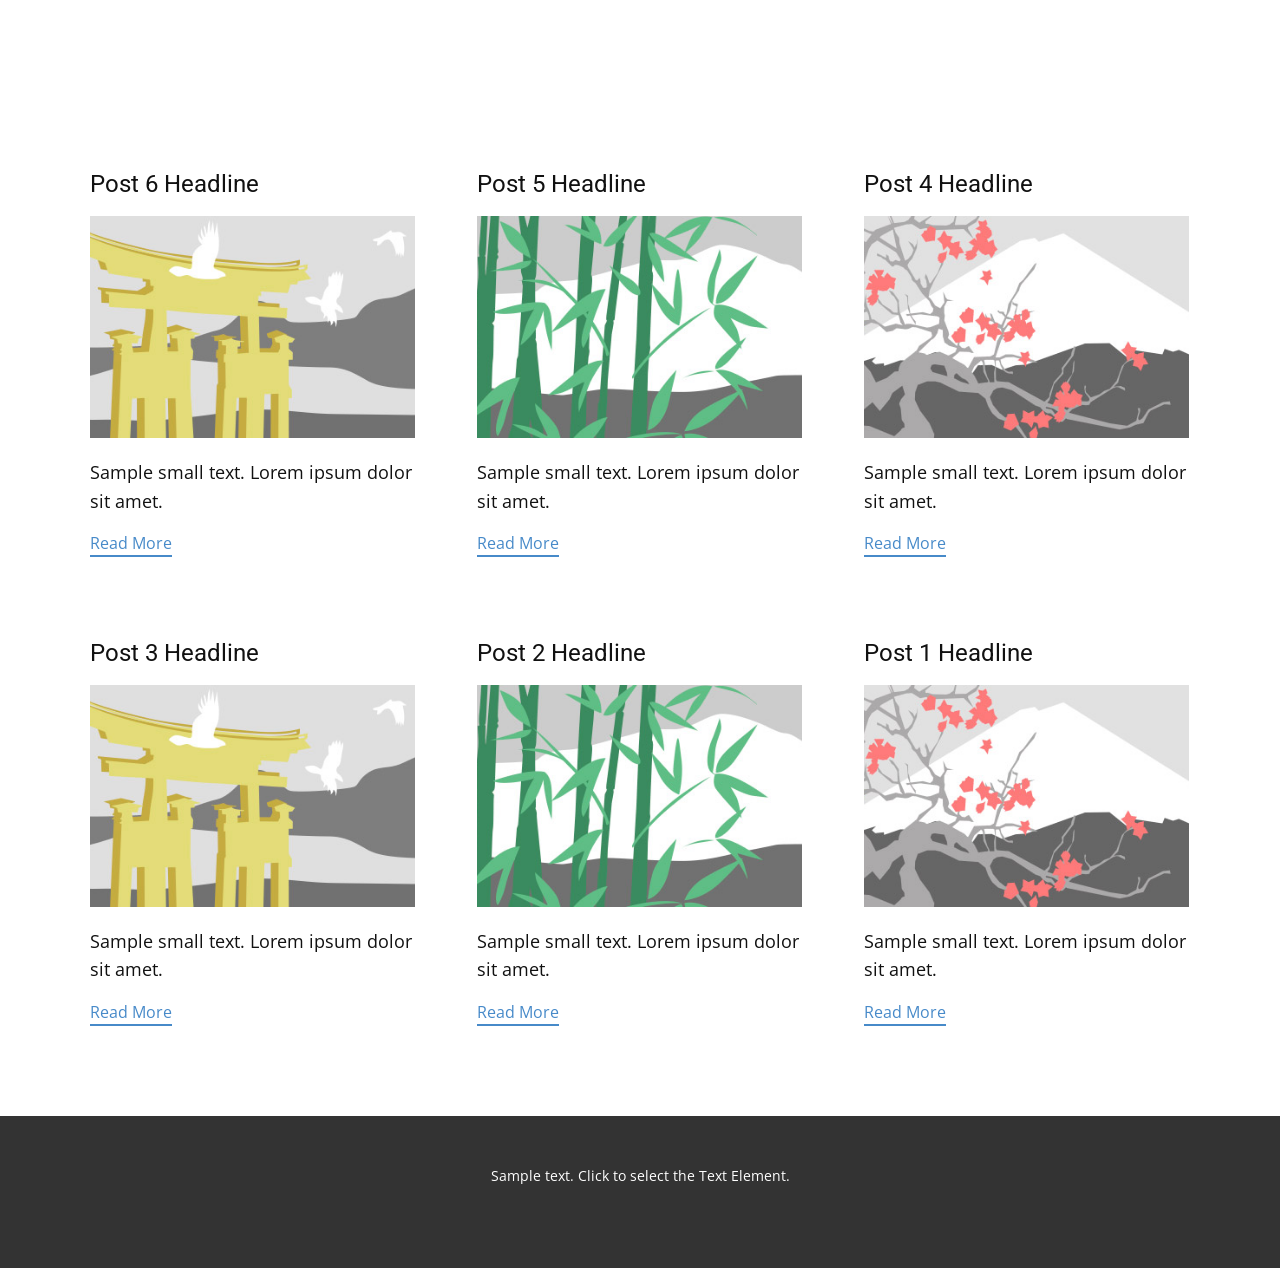
<file: blog/blog.html>
<!DOCTYPE html>
<html style="font-size: 16px;" lang="en"><head>
    <meta name="viewport" content="width=device-width, initial-scale=1.0">
    <meta charset="utf-8">
    <meta name="keywords" content="">
    <meta name="description" content="">
    <title>Blog</title>
    <link rel="stylesheet" href="../nicepage.css" media="screen">
<link rel="stylesheet" href="../Blog-Template.css" media="screen">
    <script class="u-script" type="text/javascript" src="../jquery.js" defer=""></script>
    <script class="u-script" type="text/javascript" src="../nicepage.js" defer=""></script>
    <meta name="generator" content="Nicepage 7.9.4, nicepage.com">
    
    
    
    <link id="u-theme-google-font" rel="stylesheet" href="https://fonts.googleapis.com/css?family=Roboto:100,100i,300,300i,400,400i,500,500i,700,700i,900,900i|Open+Sans:300,300i,400,400i,500,500i,600,600i,700,700i,800,800i">
    <script type="application/ld+json">{
		"@context": "http://schema.org",
		"@type": "Organization",
		"name": ""
}</script>
    <meta name="theme-color" content="#478ac9">
  <meta data-intl-tel-input-cdn-path="intlTelInput/"></head>
  <body data-path-to-root="../" data-include-products="false" class="u-body u-xl-mode" data-lang="en"><header class="u-clearfix u-header u-header" id="header"><div class="u-clearfix u-sheet u-valign-middle-lg u-valign-middle-md u-valign-middle-sm u-valign-middle-xs u-sheet-1"></div></header>
    <section class="u-clearfix u-section-1" id="block-1">
      <div class="u-clearfix u-sheet u-valign-middle u-sheet-1"><!--blog--><!--blog_options_json--><!--{"type":"Recent","source":"","tags":"","count":""}--><!--/blog_options_json-->
        <div class="u-blog u-expanded-width u-repeater u-repeater-1" data-blog-id="blog-1"><!--blog_post-->
          <div class="u-blog-post u-container-style u-repeater-item u-white u-repeater-item-1">
            <div class="u-container-layout u-similar-container u-valign-top u-container-layout-1"><!--blog_post_header-->
              <h4 class="u-blog-control u-text u-text-1">
                <a class="u-post-header-link" href="../blog/post-5.html">Post 6 Headline</a>
              </h4><!--/blog_post_header--><!--blog_post_image-->
              <img alt="" class="u-blog-control u-expanded-width u-image u-image-default u-image-1" src="../images/8ad73f3c.jpeg" data-href="../blog/post-5.html"><!--/blog_post_image--><!--blog_post_content-->
              <div class="u-blog-control u-post-content u-text u-text-2 fr-view">Sample small text. Lorem ipsum dolor sit amet.</div><!--/blog_post_content--><!--blog_post_readmore-->
              <a href="../blog/post-5.html" class="u-blog-control u-border-2 u-border-palette-1-base u-btn u-btn-rectangle u-button-style u-none u-btn-1"><!--blog_post_readmore_content--><!--options_json--><!--{"content":"","defaultValue":"Read More"}--><!--/options_json-->Read More<!--/blog_post_readmore_content--></a><!--/blog_post_readmore-->
            </div>
          </div><div class="u-blog-post u-container-style u-repeater-item u-video-cover u-white">
            <div class="u-container-layout u-similar-container u-valign-top u-container-layout-2"><!--blog_post_header-->
              <h4 class="u-blog-control u-text u-text-3">
                <a class="u-post-header-link" href="../blog/post-4.html">Post 5 Headline</a>
              </h4><!--/blog_post_header--><!--blog_post_image-->
              <img alt="" class="u-blog-control u-expanded-width u-image u-image-default u-image-2" src="../images/68f64b9d.jpeg" data-href="../blog/post-4.html"><!--/blog_post_image--><!--blog_post_content-->
              <div class="u-blog-control u-post-content u-text u-text-4 fr-view">Sample small text. Lorem ipsum dolor sit amet.</div><!--/blog_post_content--><!--blog_post_readmore-->
              <a href="../blog/post-4.html" class="u-blog-control u-border-2 u-border-palette-1-base u-btn u-btn-rectangle u-button-style u-none u-btn-2"><!--blog_post_readmore_content--><!--options_json--><!--{"content":"","defaultValue":"Read More"}--><!--/options_json-->Read More<!--/blog_post_readmore_content--></a><!--/blog_post_readmore-->
            </div>
          </div><div class="u-blog-post u-container-style u-repeater-item u-video-cover u-white">
            <div class="u-container-layout u-similar-container u-valign-top u-container-layout-3"><!--blog_post_header-->
              <h4 class="u-blog-control u-text u-text-5">
                <a class="u-post-header-link" href="../blog/post-3.html">Post 4 Headline</a>
              </h4><!--/blog_post_header--><!--blog_post_image-->
              <img alt="" class="u-blog-control u-expanded-width u-image u-image-default u-image-3" src="../images/0fd3416c.jpeg" data-href="../blog/post-3.html"><!--/blog_post_image--><!--blog_post_content-->
              <div class="u-blog-control u-post-content u-text u-text-6 fr-view">Sample small text. Lorem ipsum dolor sit amet.</div><!--/blog_post_content--><!--blog_post_readmore-->
              <a href="../blog/post-3.html" class="u-blog-control u-border-2 u-border-palette-1-base u-btn u-btn-rectangle u-button-style u-none u-btn-3"><!--blog_post_readmore_content--><!--options_json--><!--{"content":"","defaultValue":"Read More"}--><!--/options_json-->Read More<!--/blog_post_readmore_content--></a><!--/blog_post_readmore-->
            </div>
          </div><div class="u-blog-post u-container-style u-repeater-item u-white u-repeater-item-1">
            <div class="u-container-layout u-similar-container u-valign-top u-container-layout-1"><!--blog_post_header-->
              <h4 class="u-blog-control u-text u-text-1">
                <a class="u-post-header-link" href="../blog/post-2.html">Post 3 Headline</a>
              </h4><!--/blog_post_header--><!--blog_post_image-->
              <img alt="" class="u-blog-control u-expanded-width u-image u-image-default u-image-1" src="../images/8ad73f3c.jpeg" data-href="../blog/post-2.html"><!--/blog_post_image--><!--blog_post_content-->
              <div class="u-blog-control u-post-content u-text u-text-2 fr-view">Sample small text. Lorem ipsum dolor sit amet.</div><!--/blog_post_content--><!--blog_post_readmore-->
              <a href="../blog/post-2.html" class="u-blog-control u-border-2 u-border-palette-1-base u-btn u-btn-rectangle u-button-style u-none u-btn-1"><!--blog_post_readmore_content--><!--options_json--><!--{"content":"","defaultValue":"Read More"}--><!--/options_json-->Read More<!--/blog_post_readmore_content--></a><!--/blog_post_readmore-->
            </div>
          </div><div class="u-blog-post u-container-style u-repeater-item u-video-cover u-white">
            <div class="u-container-layout u-similar-container u-valign-top u-container-layout-2"><!--blog_post_header-->
              <h4 class="u-blog-control u-text u-text-3">
                <a class="u-post-header-link" href="../blog/post-1.html">Post 2 Headline</a>
              </h4><!--/blog_post_header--><!--blog_post_image-->
              <img alt="" class="u-blog-control u-expanded-width u-image u-image-default u-image-2" src="../images/68f64b9d.jpeg" data-href="../blog/post-1.html"><!--/blog_post_image--><!--blog_post_content-->
              <div class="u-blog-control u-post-content u-text u-text-4 fr-view">Sample small text. Lorem ipsum dolor sit amet.</div><!--/blog_post_content--><!--blog_post_readmore-->
              <a href="../blog/post-1.html" class="u-blog-control u-border-2 u-border-palette-1-base u-btn u-btn-rectangle u-button-style u-none u-btn-2"><!--blog_post_readmore_content--><!--options_json--><!--{"content":"","defaultValue":"Read More"}--><!--/options_json-->Read More<!--/blog_post_readmore_content--></a><!--/blog_post_readmore-->
            </div>
          </div><div class="u-blog-post u-container-style u-repeater-item u-video-cover u-white">
            <div class="u-container-layout u-similar-container u-valign-top u-container-layout-3"><!--blog_post_header-->
              <h4 class="u-blog-control u-text u-text-5">
                <a class="u-post-header-link" href="../blog/post.html">Post 1 Headline</a>
              </h4><!--/blog_post_header--><!--blog_post_image-->
              <img alt="" class="u-blog-control u-expanded-width u-image u-image-default u-image-3" src="../images/0fd3416c.jpeg" data-href="../blog/post.html"><!--/blog_post_image--><!--blog_post_content-->
              <div class="u-blog-control u-post-content u-text u-text-6 fr-view">Sample small text. Lorem ipsum dolor sit amet.</div><!--/blog_post_content--><!--blog_post_readmore-->
              <a href="../blog/post.html" class="u-blog-control u-border-2 u-border-palette-1-base u-btn u-btn-rectangle u-button-style u-none u-btn-3"><!--blog_post_readmore_content--><!--options_json--><!--{"content":"","defaultValue":"Read More"}--><!--/options_json-->Read More<!--/blog_post_readmore_content--></a><!--/blog_post_readmore-->
            </div>
          </div><!--/blog_post--><!--blog_post-->
          <!--/blog_post--><!--blog_post-->
          <!--/blog_post-->
        </div><!--/blog-->
      </div>
    </section>
    
    
    
    <footer class="u-align-center u-clearfix u-container-align-center u-footer u-grey-80 u-footer" id="footer"><div class="u-clearfix u-sheet u-sheet-1">
        <p class="u-small-text u-text u-text-variant u-text-1">Sample text. Click to select the Text Element.</p>
      </div></footer>
    <section class="u-backlink u-clearfix u-grey-80"></section>
  
</body></html>
</file>
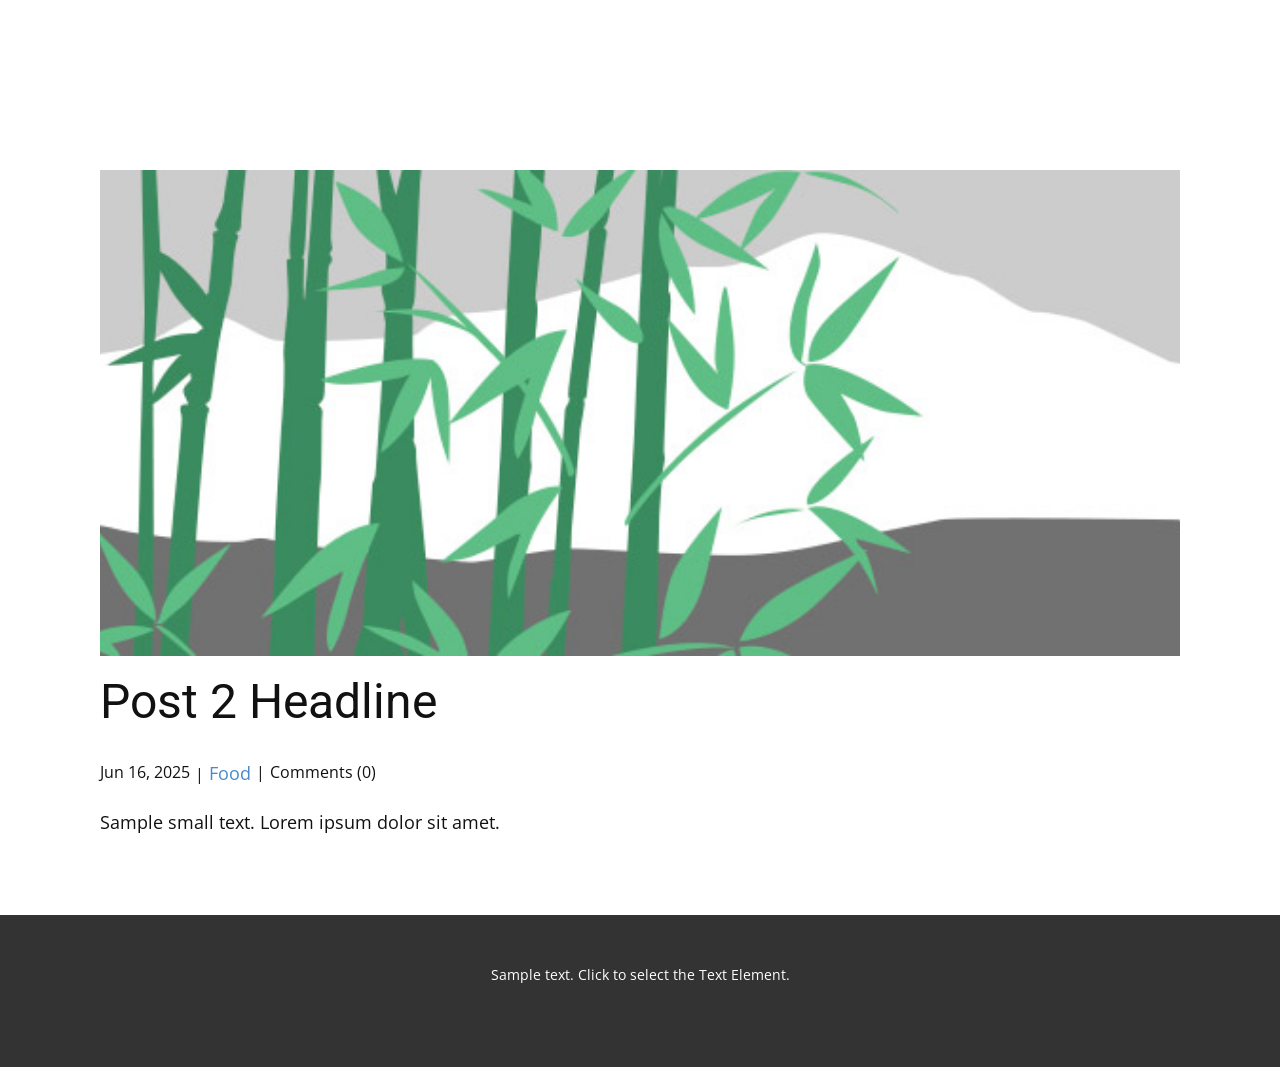
<file: blog/post-1.html>
<!DOCTYPE html>
<html style="font-size: 16px;" lang="en"><head>
    <meta name="viewport" content="width=device-width, initial-scale=1.0">
    <meta charset="utf-8">
    <meta name="keywords" content="Post 1 Headline">
    <meta name="description" content="">
    <title>Post 2 Headline</title>
    <link rel="stylesheet" href="../nicepage.css" media="screen">
<link rel="stylesheet" href="../Post-Template.css" media="screen">
    <script class="u-script" type="text/javascript" src="../jquery.js" defer=""></script>
    <script class="u-script" type="text/javascript" src="../nicepage.js" defer=""></script>
    <meta name="generator" content="Nicepage 7.9.4, nicepage.com">
    
    
    
    <link id="u-theme-google-font" rel="stylesheet" href="https://fonts.googleapis.com/css?family=Roboto:100,100i,300,300i,400,400i,500,500i,700,700i,900,900i|Open+Sans:300,300i,400,400i,500,500i,600,600i,700,700i,800,800i">
    <script type="application/ld+json">{
		"@context": "http://schema.org",
		"@type": "Organization",
		"name": ""
}</script>
    <meta name="theme-color" content="#478ac9">
  <meta data-intl-tel-input-cdn-path="intlTelInput/"></head>
  <body data-path-to-root="./" data-include-products="false" class="u-body u-xl-mode" data-lang="en"><header class="u-clearfix u-header u-header" id="header"><div class="u-clearfix u-sheet u-valign-middle-lg u-valign-middle-md u-valign-middle-sm u-valign-middle-xs u-sheet-1"></div></header>
    <section class="u-align-center u-clearfix u-section-1" id="block-1">
      <div class="u-clearfix u-sheet u-valign-middle-md u-valign-middle-sm u-valign-middle-xs u-sheet-1"><!--post_details--><!--post_details_options_json--><!--{"source":""}--><!--/post_details_options_json--><!--blog_post-->
        <div class="u-container-style u-expanded-width u-post-details u-post-details-1">
          <div class="u-container-layout u-valign-middle u-container-layout-1"><!--blog_post_image-->
            <img alt="" class="u-blog-control u-expanded-width u-image u-image-default u-image-1" src="../images/68f64b9d.jpeg"><!--/blog_post_image--><!--blog_post_header-->
            <h2 class="u-blog-control u-text u-text-1">Post 2 Headline</h2><!--/blog_post_header--><!--blog_post_metadata-->
            <div class="u-blog-control u-metadata u-metadata-1"><!--blog_post_metadata_date--><span class="u-meta-date u-meta-icon">Jun 16, 2025</span><!--/blog_post_metadata_date--><!--blog_post_metadata_category--><span class="u-meta-category u-meta-icon"><a href="../blog/blog.html#/blog-1///1">Food</a></span><!--/blog_post_metadata_category--><!--blog_post_metadata_comments--><span class="u-meta-comments u-meta-icon"><!--blog_post_metadata_comments_content-->Comments (0)<!--/blog_post_metadata_comments_content--></span><!--/blog_post_metadata_comments-->
            </div><!--/blog_post_metadata--><!--blog_post_content-->
            <div class="u-align-justify u-blog-control u-post-content u-text u-text-2 fr-view">
  <p>Sample small text. Lorem ipsum dolor sit amet.</p>
  </div><!--/blog_post_content-->
          </div>
        </div><!--/blog_post--><!--/post_details-->
      </div>
    </section>
    
    
    
    <footer class="u-align-center u-clearfix u-container-align-center u-footer u-grey-80 u-footer" id="footer"><div class="u-clearfix u-sheet u-sheet-1">
        <p class="u-small-text u-text u-text-variant u-text-1">Sample text. Click to select the Text Element.</p>
      </div></footer>
    <section class="u-backlink u-clearfix u-grey-80"></section>
  
</body></html>
</file>
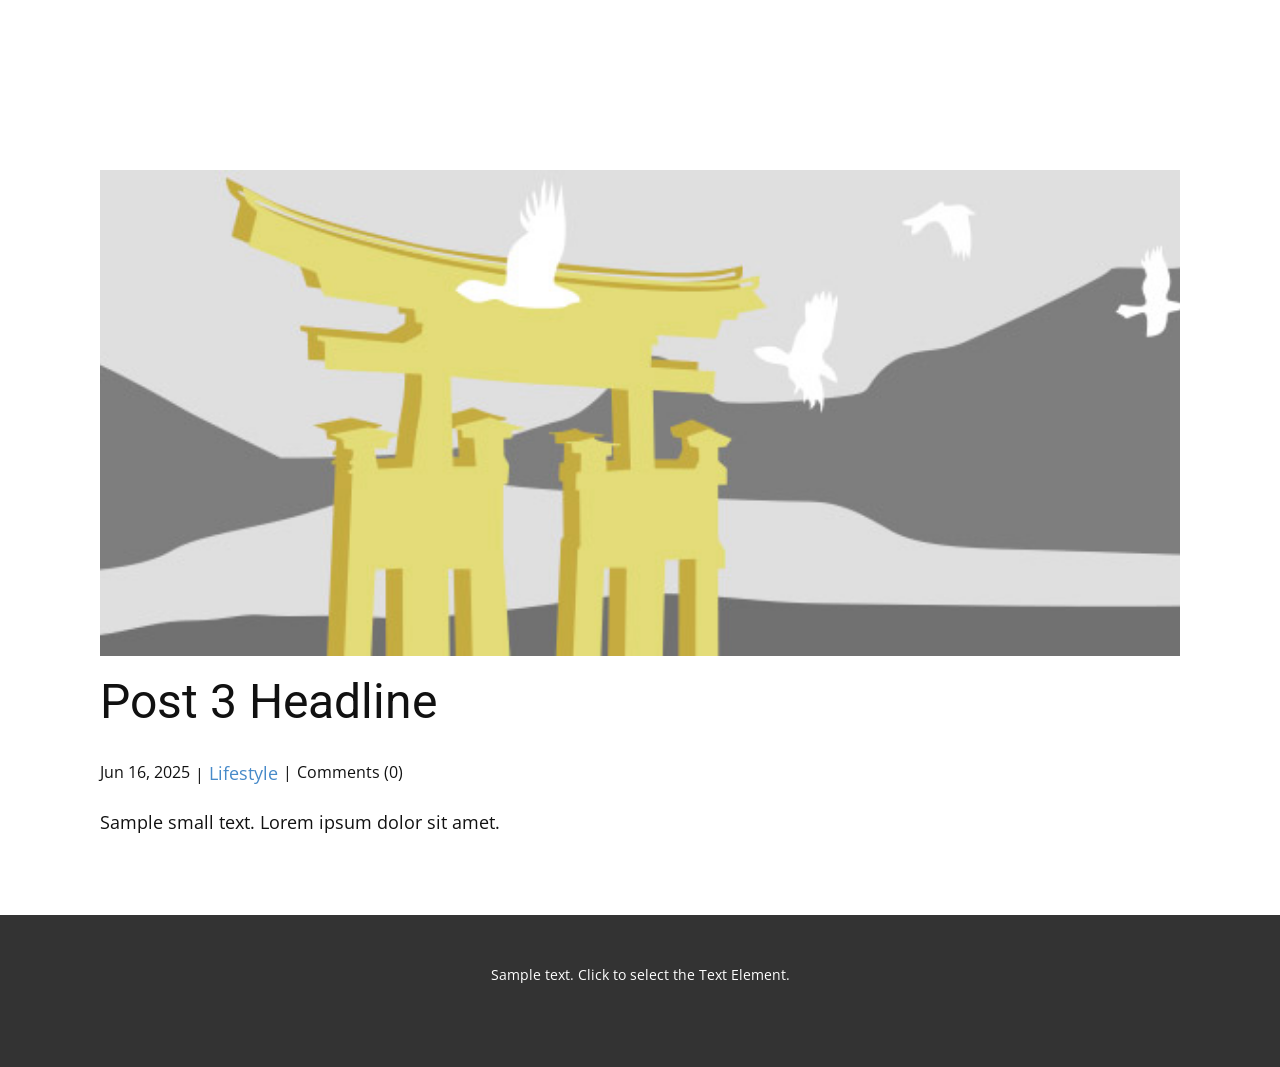
<file: blog/post-2.html>
<!DOCTYPE html>
<html style="font-size: 16px;" lang="en"><head>
    <meta name="viewport" content="width=device-width, initial-scale=1.0">
    <meta charset="utf-8">
    <meta name="keywords" content="Post 1 Headline">
    <meta name="description" content="">
    <title>Post 3 Headline</title>
    <link rel="stylesheet" href="../nicepage.css" media="screen">
<link rel="stylesheet" href="../Post-Template.css" media="screen">
    <script class="u-script" type="text/javascript" src="../jquery.js" defer=""></script>
    <script class="u-script" type="text/javascript" src="../nicepage.js" defer=""></script>
    <meta name="generator" content="Nicepage 7.9.4, nicepage.com">
    
    
    
    <link id="u-theme-google-font" rel="stylesheet" href="https://fonts.googleapis.com/css?family=Roboto:100,100i,300,300i,400,400i,500,500i,700,700i,900,900i|Open+Sans:300,300i,400,400i,500,500i,600,600i,700,700i,800,800i">
    <script type="application/ld+json">{
		"@context": "http://schema.org",
		"@type": "Organization",
		"name": ""
}</script>
    <meta name="theme-color" content="#478ac9">
  <meta data-intl-tel-input-cdn-path="intlTelInput/"></head>
  <body data-path-to-root="./" data-include-products="false" class="u-body u-xl-mode" data-lang="en"><header class="u-clearfix u-header u-header" id="header"><div class="u-clearfix u-sheet u-valign-middle-lg u-valign-middle-md u-valign-middle-sm u-valign-middle-xs u-sheet-1"></div></header>
    <section class="u-align-center u-clearfix u-section-1" id="block-1">
      <div class="u-clearfix u-sheet u-valign-middle-md u-valign-middle-sm u-valign-middle-xs u-sheet-1"><!--post_details--><!--post_details_options_json--><!--{"source":""}--><!--/post_details_options_json--><!--blog_post-->
        <div class="u-container-style u-expanded-width u-post-details u-post-details-1">
          <div class="u-container-layout u-valign-middle u-container-layout-1"><!--blog_post_image-->
            <img alt="" class="u-blog-control u-expanded-width u-image u-image-default u-image-1" src="../images/8ad73f3c.jpeg"><!--/blog_post_image--><!--blog_post_header-->
            <h2 class="u-blog-control u-text u-text-1">Post 3 Headline</h2><!--/blog_post_header--><!--blog_post_metadata-->
            <div class="u-blog-control u-metadata u-metadata-1"><!--blog_post_metadata_date--><span class="u-meta-date u-meta-icon">Jun 16, 2025</span><!--/blog_post_metadata_date--><!--blog_post_metadata_category--><span class="u-meta-category u-meta-icon"><a href="../blog/blog.html#/blog-1///3">Lifestyle</a></span><!--/blog_post_metadata_category--><!--blog_post_metadata_comments--><span class="u-meta-comments u-meta-icon"><!--blog_post_metadata_comments_content-->Comments (0)<!--/blog_post_metadata_comments_content--></span><!--/blog_post_metadata_comments-->
            </div><!--/blog_post_metadata--><!--blog_post_content-->
            <div class="u-align-justify u-blog-control u-post-content u-text u-text-2 fr-view">
  <p>Sample small text. Lorem ipsum dolor sit amet.</p>
  </div><!--/blog_post_content-->
          </div>
        </div><!--/blog_post--><!--/post_details-->
      </div>
    </section>
    
    
    
    <footer class="u-align-center u-clearfix u-container-align-center u-footer u-grey-80 u-footer" id="footer"><div class="u-clearfix u-sheet u-sheet-1">
        <p class="u-small-text u-text u-text-variant u-text-1">Sample text. Click to select the Text Element.</p>
      </div></footer>
    <section class="u-backlink u-clearfix u-grey-80"></section>
  
</body></html>
</file>
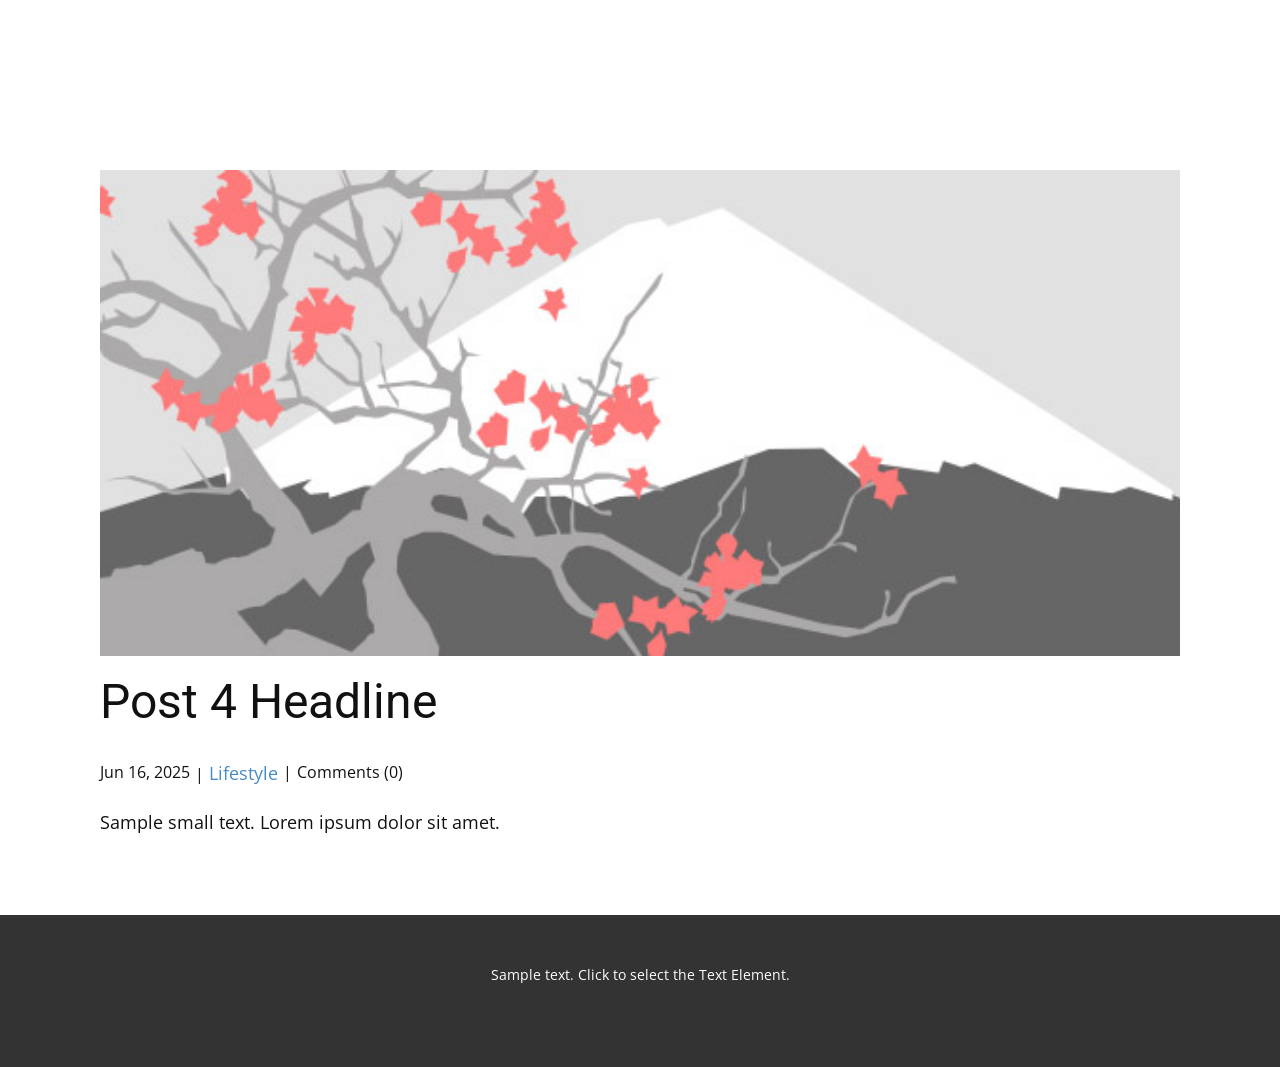
<file: blog/post-3.html>
<!DOCTYPE html>
<html style="font-size: 16px;" lang="en"><head>
    <meta name="viewport" content="width=device-width, initial-scale=1.0">
    <meta charset="utf-8">
    <meta name="keywords" content="Post 1 Headline">
    <meta name="description" content="">
    <title>Post 4 Headline</title>
    <link rel="stylesheet" href="../nicepage.css" media="screen">
<link rel="stylesheet" href="../Post-Template.css" media="screen">
    <script class="u-script" type="text/javascript" src="../jquery.js" defer=""></script>
    <script class="u-script" type="text/javascript" src="../nicepage.js" defer=""></script>
    <meta name="generator" content="Nicepage 7.9.4, nicepage.com">
    
    
    
    <link id="u-theme-google-font" rel="stylesheet" href="https://fonts.googleapis.com/css?family=Roboto:100,100i,300,300i,400,400i,500,500i,700,700i,900,900i|Open+Sans:300,300i,400,400i,500,500i,600,600i,700,700i,800,800i">
    <script type="application/ld+json">{
		"@context": "http://schema.org",
		"@type": "Organization",
		"name": ""
}</script>
    <meta name="theme-color" content="#478ac9">
  <meta data-intl-tel-input-cdn-path="intlTelInput/"></head>
  <body data-path-to-root="./" data-include-products="false" class="u-body u-xl-mode" data-lang="en"><header class="u-clearfix u-header u-header" id="header"><div class="u-clearfix u-sheet u-valign-middle-lg u-valign-middle-md u-valign-middle-sm u-valign-middle-xs u-sheet-1"></div></header>
    <section class="u-align-center u-clearfix u-section-1" id="block-1">
      <div class="u-clearfix u-sheet u-valign-middle-md u-valign-middle-sm u-valign-middle-xs u-sheet-1"><!--post_details--><!--post_details_options_json--><!--{"source":""}--><!--/post_details_options_json--><!--blog_post-->
        <div class="u-container-style u-expanded-width u-post-details u-post-details-1">
          <div class="u-container-layout u-valign-middle u-container-layout-1"><!--blog_post_image-->
            <img alt="" class="u-blog-control u-expanded-width u-image u-image-default u-image-1" src="../images/0fd3416c.jpeg"><!--/blog_post_image--><!--blog_post_header-->
            <h2 class="u-blog-control u-text u-text-1">Post 4 Headline</h2><!--/blog_post_header--><!--blog_post_metadata-->
            <div class="u-blog-control u-metadata u-metadata-1"><!--blog_post_metadata_date--><span class="u-meta-date u-meta-icon">Jun 16, 2025</span><!--/blog_post_metadata_date--><!--blog_post_metadata_category--><span class="u-meta-category u-meta-icon"><a href="../blog/blog.html#/blog-1///3">Lifestyle</a></span><!--/blog_post_metadata_category--><!--blog_post_metadata_comments--><span class="u-meta-comments u-meta-icon"><!--blog_post_metadata_comments_content-->Comments (0)<!--/blog_post_metadata_comments_content--></span><!--/blog_post_metadata_comments-->
            </div><!--/blog_post_metadata--><!--blog_post_content-->
            <div class="u-align-justify u-blog-control u-post-content u-text u-text-2 fr-view">
  <p>Sample small text. Lorem ipsum dolor sit amet.</p>
  </div><!--/blog_post_content-->
          </div>
        </div><!--/blog_post--><!--/post_details-->
      </div>
    </section>
    
    
    
    <footer class="u-align-center u-clearfix u-container-align-center u-footer u-grey-80 u-footer" id="footer"><div class="u-clearfix u-sheet u-sheet-1">
        <p class="u-small-text u-text u-text-variant u-text-1">Sample text. Click to select the Text Element.</p>
      </div></footer>
    <section class="u-backlink u-clearfix u-grey-80"></section>
  
</body></html>
</file>
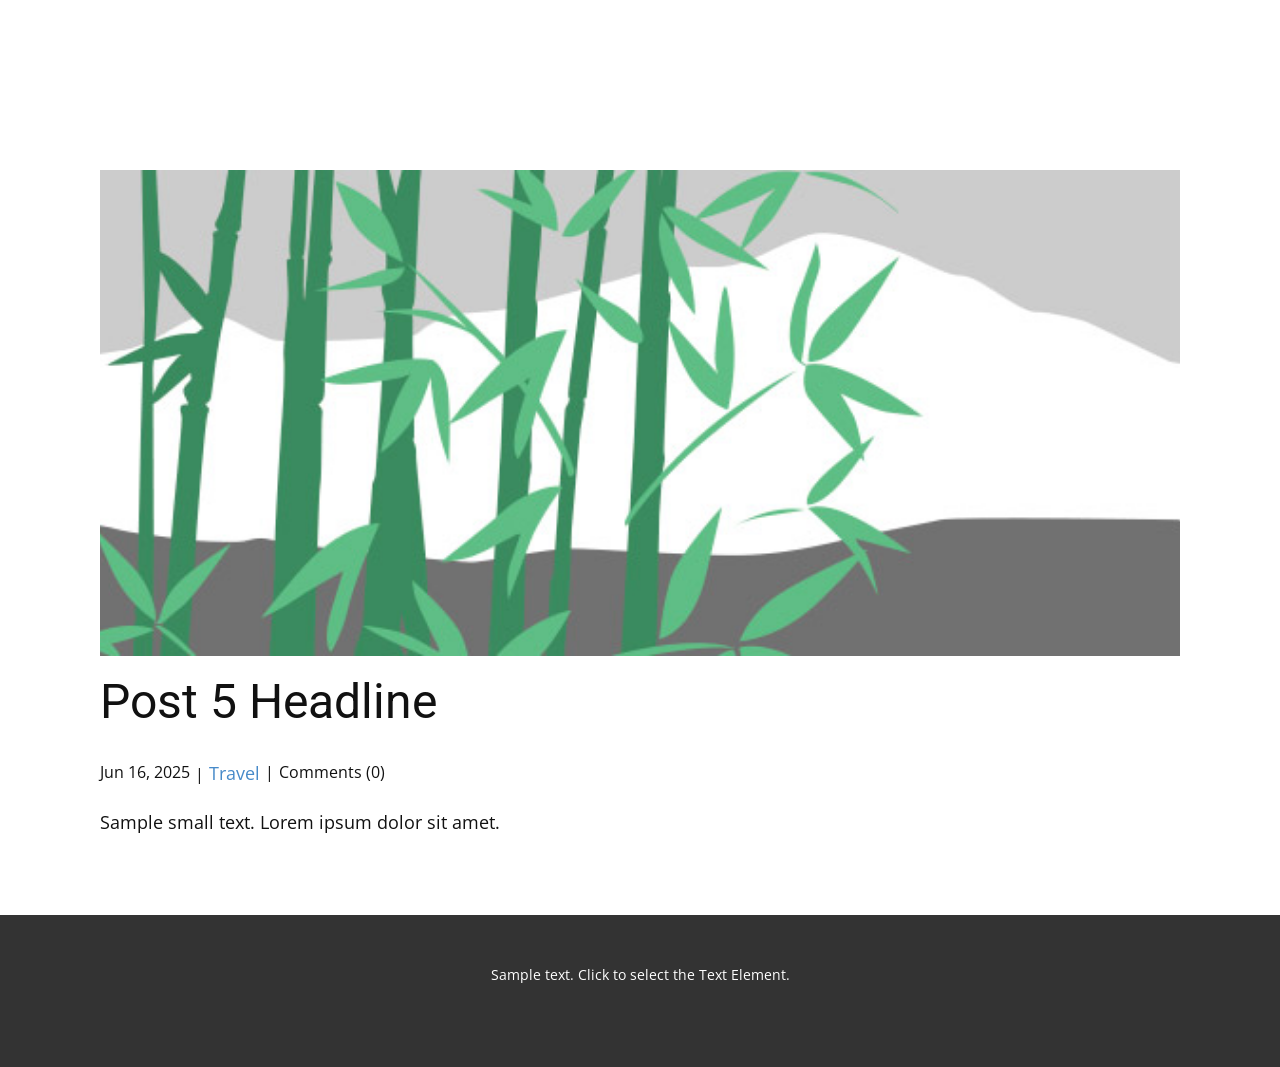
<file: blog/post-4.html>
<!DOCTYPE html>
<html style="font-size: 16px;" lang="en"><head>
    <meta name="viewport" content="width=device-width, initial-scale=1.0">
    <meta charset="utf-8">
    <meta name="keywords" content="Post 1 Headline">
    <meta name="description" content="">
    <title>Post 5 Headline</title>
    <link rel="stylesheet" href="../nicepage.css" media="screen">
<link rel="stylesheet" href="../Post-Template.css" media="screen">
    <script class="u-script" type="text/javascript" src="../jquery.js" defer=""></script>
    <script class="u-script" type="text/javascript" src="../nicepage.js" defer=""></script>
    <meta name="generator" content="Nicepage 7.9.4, nicepage.com">
    
    
    
    <link id="u-theme-google-font" rel="stylesheet" href="https://fonts.googleapis.com/css?family=Roboto:100,100i,300,300i,400,400i,500,500i,700,700i,900,900i|Open+Sans:300,300i,400,400i,500,500i,600,600i,700,700i,800,800i">
    <script type="application/ld+json">{
		"@context": "http://schema.org",
		"@type": "Organization",
		"name": ""
}</script>
    <meta name="theme-color" content="#478ac9">
  <meta data-intl-tel-input-cdn-path="intlTelInput/"></head>
  <body data-path-to-root="./" data-include-products="false" class="u-body u-xl-mode" data-lang="en"><header class="u-clearfix u-header u-header" id="header"><div class="u-clearfix u-sheet u-valign-middle-lg u-valign-middle-md u-valign-middle-sm u-valign-middle-xs u-sheet-1"></div></header>
    <section class="u-align-center u-clearfix u-section-1" id="block-1">
      <div class="u-clearfix u-sheet u-valign-middle-md u-valign-middle-sm u-valign-middle-xs u-sheet-1"><!--post_details--><!--post_details_options_json--><!--{"source":""}--><!--/post_details_options_json--><!--blog_post-->
        <div class="u-container-style u-expanded-width u-post-details u-post-details-1">
          <div class="u-container-layout u-valign-middle u-container-layout-1"><!--blog_post_image-->
            <img alt="" class="u-blog-control u-expanded-width u-image u-image-default u-image-1" src="../images/68f64b9d.jpeg"><!--/blog_post_image--><!--blog_post_header-->
            <h2 class="u-blog-control u-text u-text-1">Post 5 Headline</h2><!--/blog_post_header--><!--blog_post_metadata-->
            <div class="u-blog-control u-metadata u-metadata-1"><!--blog_post_metadata_date--><span class="u-meta-date u-meta-icon">Jun 16, 2025</span><!--/blog_post_metadata_date--><!--blog_post_metadata_category--><span class="u-meta-category u-meta-icon"><a href="../blog/blog.html#/blog-1///2">Travel</a></span><!--/blog_post_metadata_category--><!--blog_post_metadata_comments--><span class="u-meta-comments u-meta-icon"><!--blog_post_metadata_comments_content-->Comments (0)<!--/blog_post_metadata_comments_content--></span><!--/blog_post_metadata_comments-->
            </div><!--/blog_post_metadata--><!--blog_post_content-->
            <div class="u-align-justify u-blog-control u-post-content u-text u-text-2 fr-view">
  <p>Sample small text. Lorem ipsum dolor sit amet.</p>
  </div><!--/blog_post_content-->
          </div>
        </div><!--/blog_post--><!--/post_details-->
      </div>
    </section>
    
    
    
    <footer class="u-align-center u-clearfix u-container-align-center u-footer u-grey-80 u-footer" id="footer"><div class="u-clearfix u-sheet u-sheet-1">
        <p class="u-small-text u-text u-text-variant u-text-1">Sample text. Click to select the Text Element.</p>
      </div></footer>
    <section class="u-backlink u-clearfix u-grey-80"></section>
  
</body></html>
</file>
